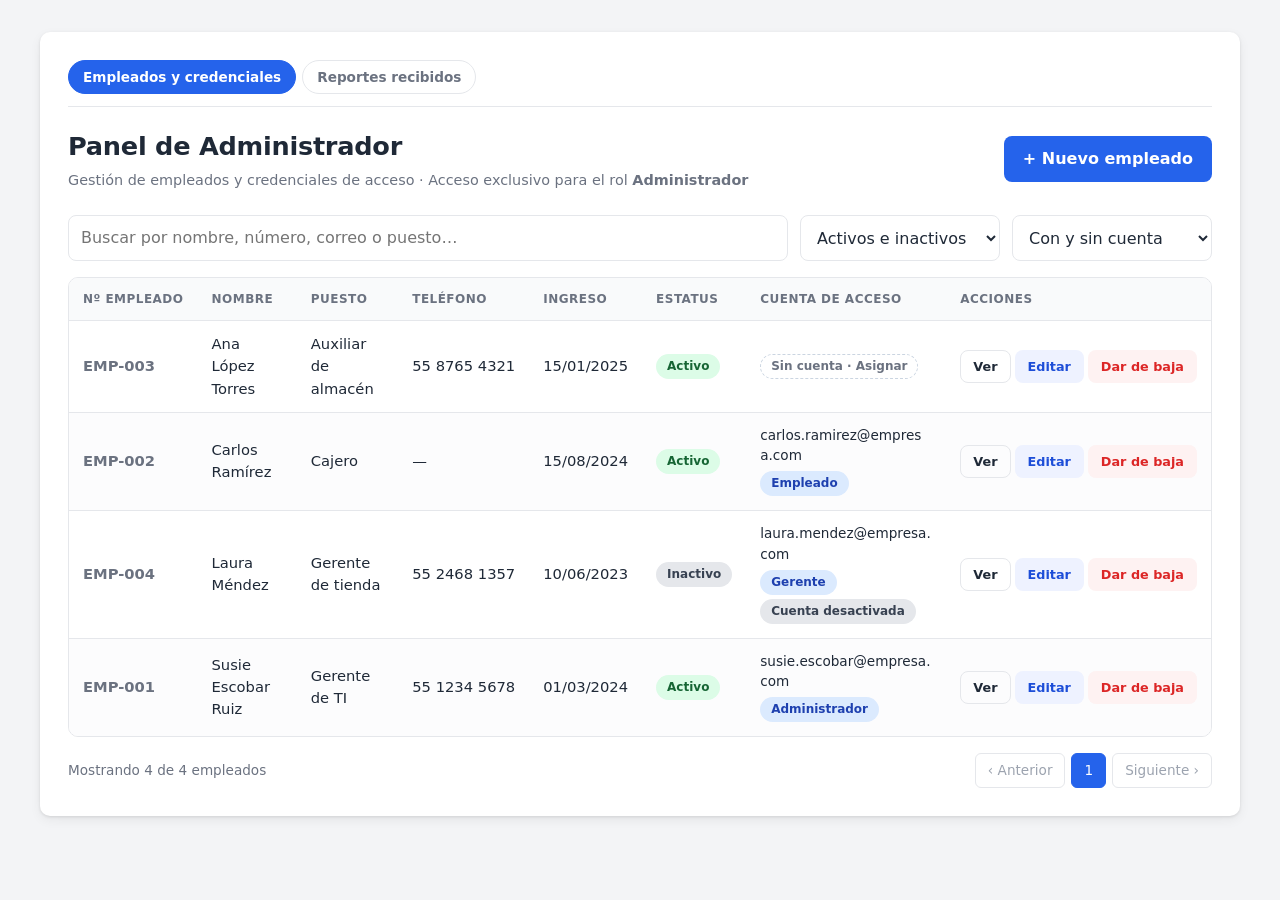
<file: Front-end/admin-panel.html>
<!DOCTYPE html>
<html lang="es">
<head>
  <meta charset="UTF-8">
  <meta name="viewport" content="width=device-width, initial-scale=1.0">
  <title>Panel de Administrador | Empleados</title>
  <link rel="stylesheet" href="admin-panel.css">
  <link rel="stylesheet" href="panel-extras.css">
  <!-- defer: el script se ejecuta cuando el HTML ya cargó -->
  <script src="admin-panel.js" defer></script>
</head>
<body>

  <!-- =====================================================
       Campos alineados a la base de datos:
         · expediente_empleados → datos del empleado
         · usuarios_sistema     → cuenta de acceso (credenciales)
       Decisión del equipo: edad, dirección, género, horarios y
       departamento NO se incluyen porque no existen en la base.
       ===================================================== -->

  <!-- ===================== PANEL PRINCIPAL ===================== -->
  <main class="admin-panel" id="admin-panel">

    <!-- Navegación entre paneles del rol -->
    <nav class="panel-nav" aria-label="Paneles del administrador">
      <a href="admin-panel.html" class="panel-nav__link panel-nav__link--current" aria-current="page">Empleados y credenciales</a>
      <a href="admin-reportes.html" class="panel-nav__link">Reportes recibidos</a>
    </nav>

    <header class="admin-panel__header">
      <div>
        <h1>Panel de Administrador</h1>
        <p class="admin-panel__subtitle">Gestión de empleados y credenciales de acceso · Acceso exclusivo para el rol <strong>Administrador</strong></p>
      </div>
      <a href="#modal-crear" class="btn btn--primary">+ Nuevo empleado</a>
    </header>

    <!-- Barra de búsqueda y filtros -->
    <section class="toolbar" aria-label="Filtros">
      <input type="search" id="buscar" class="toolbar__search" placeholder="Buscar por nombre, número, correo o puesto…" aria-label="Buscar empleados">
      <select id="filtro-estatus" class="toolbar__select" aria-label="Filtrar por estatus laboral">
        <option value="">Activos e inactivos</option>
        <option value="Activo">Activo</option>
        <option value="Inactivo">Inactivo</option>
        <option value="Baja Logica">Dados de baja</option>
      </select>
      <select id="filtro-cuenta" class="toolbar__select" aria-label="Filtrar por cuenta de acceso">
        <option value="">Con y sin cuenta</option>
        <option value="con">Con cuenta</option>
        <option value="sin">Sin cuenta</option>
      </select>
    </section>

    <!-- ===================== TABLA DE EMPLEADOS =====================
         Las filas de abajo son de ejemplo para la maqueta.
         admin-panel.js las reemplaza con los datos reales.
         Cada <tr> guarda el id_empleado en data-id. -->
    <div class="table-wrapper">
      <table class="data-table" id="tabla-empleados">
        <caption class="sr-only">Listado de empleados</caption>
        <thead>
          <tr>
            <th scope="col">Nº empleado</th>
            <th scope="col">Nombre</th>
            <th scope="col">Puesto</th>
            <th scope="col">Teléfono</th>
            <th scope="col">Ingreso</th>
            <th scope="col">Estatus</th>
            <th scope="col">Cuenta de acceso</th>
            <th scope="col" class="data-table__actions-col">Acciones</th>
          </tr>
        </thead>
        <tbody id="tbody-empleados">
          <tr data-id="1">
            <td data-label="Nº empleado">EMP-001</td>
            <td data-label="Nombre">Susie Escobar Ruiz</td>
            <td data-label="Puesto">Gerente de TI</td>
            <td data-label="Teléfono">55 1234 5678</td>
            <td data-label="Ingreso">01/03/2024</td>
            <td data-label="Estatus"><span class="badge badge--active">Activo</span></td>
            <td data-label="Cuenta de acceso">
              <span class="cuenta__correo">susie.escobar@empresa.com</span>
              <span class="badge badge--role">Administrador</span>
            </td>
            <td data-label="Acciones" class="data-table__actions">
              <a href="#modal-ver" class="btn btn--small btn--ghost" data-accion="ver">Ver</a>
              <a href="#modal-editar" class="btn btn--small btn--secondary" data-accion="editar">Editar</a>
              <a href="#modal-baja" class="btn btn--small btn--danger" data-accion="baja">Dar de baja</a>
            </td>
          </tr>
          <tr data-id="2">
            <td data-label="Nº empleado">EMP-002</td>
            <td data-label="Nombre">Carlos Ramírez</td>
            <td data-label="Puesto">Cajero</td>
            <td data-label="Teléfono">—</td>
            <td data-label="Ingreso">15/08/2024</td>
            <td data-label="Estatus"><span class="badge badge--active">Activo</span></td>
            <td data-label="Cuenta de acceso">
              <span class="cuenta__correo">carlos.ramirez@empresa.com</span>
              <span class="badge badge--role">Empleado</span>
            </td>
            <td data-label="Acciones" class="data-table__actions">
              <a href="#modal-ver" class="btn btn--small btn--ghost" data-accion="ver">Ver</a>
              <a href="#modal-editar" class="btn btn--small btn--secondary" data-accion="editar">Editar</a>
              <a href="#modal-baja" class="btn btn--small btn--danger" data-accion="baja">Dar de baja</a>
            </td>
          </tr>
          <tr data-id="3">
            <td data-label="Nº empleado">EMP-003</td>
            <td data-label="Nombre">Ana López Torres</td>
            <td data-label="Puesto">Auxiliar de almacén</td>
            <td data-label="Teléfono">55 8765 4321</td>
            <td data-label="Ingreso">15/01/2025</td>
            <td data-label="Estatus"><span class="badge badge--active">Activo</span></td>
            <td data-label="Cuenta de acceso">
              <!-- Registrada por el gerente: todavía no tiene credenciales -->
              <span class="badge badge--sin-cuenta">Sin cuenta</span>
            </td>
            <td data-label="Acciones" class="data-table__actions">
              <a href="#modal-ver" class="btn btn--small btn--ghost" data-accion="ver">Ver</a>
              <a href="#modal-editar" class="btn btn--small btn--secondary" data-accion="editar">Editar</a>
              <a href="#modal-baja" class="btn btn--small btn--danger" data-accion="baja">Dar de baja</a>
            </td>
          </tr>
          <tr data-id="4">
            <td data-label="Nº empleado">EMP-004</td>
            <td data-label="Nombre">Laura Méndez</td>
            <td data-label="Puesto">Gerente de tienda</td>
            <td data-label="Teléfono">55 2468 1357</td>
            <td data-label="Ingreso">10/06/2023</td>
            <td data-label="Estatus"><span class="badge badge--inactive">Inactivo</span></td>
            <td data-label="Cuenta de acceso">
              <span class="cuenta__correo">laura.mendez@empresa.com</span>
              <span class="badge badge--role">Gerente</span>
              <span class="badge badge--inactive">Cuenta desactivada</span>
            </td>
            <td data-label="Acciones" class="data-table__actions">
              <a href="#modal-ver" class="btn btn--small btn--ghost" data-accion="ver">Ver</a>
              <a href="#modal-editar" class="btn btn--small btn--secondary" data-accion="editar">Editar</a>
              <a href="#modal-baja" class="btn btn--small btn--danger" data-accion="baja">Dar de baja</a>
            </td>
          </tr>
        </tbody>
      </table>
      <p class="data-table__empty" id="tabla-vacia" hidden>No hay empleados que coincidan con la búsqueda.</p>
    </div>

    <footer class="admin-panel__footer">
      <span id="contador-empleados">Mostrando 4 de 4 empleados</span>
      <nav class="pagination" aria-label="Paginación">
        <a href="#" class="pagination__link pagination__link--disabled">‹ Anterior</a>
        <a href="#" class="pagination__link pagination__link--current">1</a>
        <a href="#" class="pagination__link pagination__link--disabled">Siguiente ›</a>
      </nav>
    </footer>
  </main>

  <!-- ===================== MODALES (OCULTOS) =====================
       Se muestran con :target (sin JavaScript). Para cerrarlos,
       el enlace apunta a "#admin-panel". Con JS se puede cambiar
       a la clase .is-open sin tocar el CSS.
       Cada campo tiene debajo un <small data-error-for="..."> donde
       el JS escribe el error que devuelva el servidor. -->

  <!-- MODAL: Crear empleado / asignar cuenta -->
  <div class="modal" id="modal-crear" role="dialog" aria-modal="true" aria-labelledby="titulo-crear">
    <a href="#admin-panel" class="modal__overlay" aria-label="Cerrar"></a>
    <div class="modal__content">
      <header class="modal__header">
        <h2 id="titulo-crear">Nuevo empleado</h2>
        <a href="#admin-panel" class="modal__close" aria-label="Cerrar">×</a>
      </header>
      <form class="form" id="form-crear" action="#" method="post" novalidate>
        <p class="form__error form__error--general" data-error-for="general" aria-live="polite"></p>

        <!-- El gerente solo da de alta el expediente; el administrador crea las credenciales -->
        <div class="form__group form__group--full">
          <label for="crear-expediente">Expediente del empleado</label>
          <select id="crear-expediente" name="id_empleado">
            <option value="">Crear empleado nuevo</option>
            <option value="3">EMP-003 · Ana López Torres · sin cuenta de acceso</option>
          </select>
          <p class="form__hint">Si el gerente ya registró al empleado, selecciónalo para asignarle su cuenta en lugar de duplicarlo.</p>
        </div>

        <fieldset class="form__section" id="crear-seccion-empleado">
          <legend>Datos del empleado</legend>
          <div class="form__grid">
            <div class="form__group">
              <label for="crear-numero">Número de empleado</label>
              <input type="text" id="crear-numero" name="numero_empleado" maxlength="15" pattern="[A-Za-z0-9\-]+" placeholder="EMP-005" required>
              <small class="form__error" data-error-for="numero_empleado" aria-live="polite"></small>
            </div>
            <div class="form__group">
              <label for="crear-puesto">Puesto</label>
              <input type="text" id="crear-puesto" name="puesto_trabajo" maxlength="50" required>
              <small class="form__error" data-error-for="puesto_trabajo" aria-live="polite"></small>
            </div>
            <div class="form__group">
              <label for="crear-nombre">Nombre(s)</label>
              <input type="text" id="crear-nombre" name="nombre_empleado" maxlength="50" autocomplete="given-name" required>
              <small class="form__error" data-error-for="nombre_empleado" aria-live="polite"></small>
            </div>
            <div class="form__group">
              <label for="crear-paterno">Apellido paterno</label>
              <input type="text" id="crear-paterno" name="apellido_paterno" maxlength="50" required>
              <small class="form__error" data-error-for="apellido_paterno" aria-live="polite"></small>
            </div>
            <div class="form__group">
              <label for="crear-materno">Apellido materno <span class="form__optional">(opcional)</span></label>
              <input type="text" id="crear-materno" name="apellido_materno" maxlength="50">
              <small class="form__error" data-error-for="apellido_materno" aria-live="polite"></small>
            </div>
            <div class="form__group">
              <label for="crear-telefono">Teléfono <span class="form__optional">(opcional)</span></label>
              <input type="tel" id="crear-telefono" name="telefono_contacto" inputmode="numeric" pattern="[0-9]{10}" maxlength="10" placeholder="10 dígitos" title="10 dígitos, sin espacios">
              <small class="form__error" data-error-for="telefono_contacto" aria-live="polite"></small>
            </div>
            <div class="form__group">
              <label for="crear-ingreso">Fecha de ingreso</label>
              <input type="date" id="crear-ingreso" name="fecha_ingreso" min="1990-01-01" required>
              <small class="form__error" data-error-for="fecha_ingreso" aria-live="polite"></small>
            </div>
            <div class="form__group">
              <label for="crear-estatus">Estatus laboral</label>
              <select id="crear-estatus" name="estatus_laboral">
                <option value="Activo">Activo</option>
                <option value="Inactivo">Inactivo</option>
              </select>
              <small class="form__error" data-error-for="estatus_laboral" aria-live="polite"></small>
            </div>
          </div>
        </fieldset>

        <fieldset class="form__section">
          <legend>Cuenta de acceso</legend>
          <div class="form__grid">
            <div class="form__group">
              <label for="crear-usuario">Nombre de usuario</label>
              <input type="text" id="crear-usuario" name="nombre_usuario" maxlength="50" autocomplete="off" required>
              <small class="form__error" data-error-for="nombre_usuario" aria-live="polite"></small>
            </div>
            <div class="form__group">
              <label for="crear-correo">Correo electrónico</label>
              <input type="email" id="crear-correo" name="correo" maxlength="100" autocomplete="off" required>
              <small class="form__error" data-error-for="correo" aria-live="polite"></small>
            </div>
            <div class="form__group">
              <label for="crear-rol">Rol</label>
              <select id="crear-rol" name="rol" required>
                <option value="Empleado">Empleado</option>
                <option value="Gerente">Gerente</option>
                <option value="Administrador">Administrador</option>
              </select>
              <small class="form__error" data-error-for="rol" aria-live="polite"></small>
            </div>
            <div class="form__group">
              <label for="crear-password">Contraseña temporal</label>
              <input type="password" id="crear-password" name="contrasena" minlength="8" autocomplete="new-password" required>
              <small class="form__error" data-error-for="contrasena" aria-live="polite"></small>
            </div>
          </div>
          <p class="form__hint">Comparte la contraseña temporal con el empleado por un medio seguro.</p>
        </fieldset>

        <footer class="modal__footer">
          <a href="#admin-panel" class="btn btn--ghost">Cancelar</a>
          <button type="submit" class="btn btn--primary">Guardar</button>
        </footer>
      </form>
    </div>
  </div>

  <!-- MODAL: Editar empleado y su cuenta -->
  <div class="modal" id="modal-editar" role="dialog" aria-modal="true" aria-labelledby="titulo-editar">
    <a href="#admin-panel" class="modal__overlay" aria-label="Cerrar"></a>
    <div class="modal__content">
      <header class="modal__header">
        <h2 id="titulo-editar">Editar empleado</h2>
        <a href="#admin-panel" class="modal__close" aria-label="Cerrar">×</a>
      </header>
      <form class="form" id="form-editar" action="#" method="post" novalidate>
        <input type="hidden" id="editar-id" name="id_empleado">
        <p class="form__error form__error--general" data-error-for="general" aria-live="polite"></p>

        <fieldset class="form__section">
          <legend>Datos del empleado</legend>
          <div class="form__grid">
            <div class="form__group">
              <label for="editar-numero">Número de empleado</label>
              <input type="text" id="editar-numero" name="numero_empleado" maxlength="15" pattern="[A-Za-z0-9\-]+" required>
              <small class="form__error" data-error-for="numero_empleado" aria-live="polite"></small>
            </div>
            <div class="form__group">
              <label for="editar-puesto">Puesto</label>
              <input type="text" id="editar-puesto" name="puesto_trabajo" maxlength="50" required>
              <small class="form__error" data-error-for="puesto_trabajo" aria-live="polite"></small>
            </div>
            <div class="form__group">
              <label for="editar-nombre">Nombre(s)</label>
              <input type="text" id="editar-nombre" name="nombre_empleado" maxlength="50" required>
              <small class="form__error" data-error-for="nombre_empleado" aria-live="polite"></small>
            </div>
            <div class="form__group">
              <label for="editar-paterno">Apellido paterno</label>
              <input type="text" id="editar-paterno" name="apellido_paterno" maxlength="50" required>
              <small class="form__error" data-error-for="apellido_paterno" aria-live="polite"></small>
            </div>
            <div class="form__group">
              <label for="editar-materno">Apellido materno <span class="form__optional">(opcional)</span></label>
              <input type="text" id="editar-materno" name="apellido_materno" maxlength="50">
              <small class="form__error" data-error-for="apellido_materno" aria-live="polite"></small>
            </div>
            <div class="form__group">
              <label for="editar-telefono">Teléfono <span class="form__optional">(opcional)</span></label>
              <input type="tel" id="editar-telefono" name="telefono_contacto" inputmode="numeric" pattern="[0-9]{10}" maxlength="10" title="10 dígitos, sin espacios">
              <small class="form__error" data-error-for="telefono_contacto" aria-live="polite"></small>
            </div>
            <div class="form__group">
              <label for="editar-ingreso">Fecha de ingreso</label>
              <input type="date" id="editar-ingreso" name="fecha_ingreso" min="1990-01-01" required>
              <small class="form__error" data-error-for="fecha_ingreso" aria-live="polite"></small>
            </div>
            <div class="form__group">
              <label for="editar-estatus">Estatus laboral</label>
              <select id="editar-estatus" name="estatus_laboral">
                <option value="Activo">Activo</option>
                <option value="Inactivo">Inactivo</option>
              </select>
              <small class="form__error" data-error-for="estatus_laboral" aria-live="polite"></small>
            </div>
          </div>
        </fieldset>

        <!-- Si el empleado no tiene cuenta, el JS cambia el texto de la leyenda
             a "Crear cuenta de acceso" y vuelve obligatoria la contraseña. -->
        <fieldset class="form__section" id="editar-seccion-cuenta">
          <legend id="editar-leyenda-cuenta">Cuenta de acceso</legend>
          <div class="form__grid">
            <div class="form__group">
              <label for="editar-usuario">Nombre de usuario</label>
              <input type="text" id="editar-usuario" name="nombre_usuario" maxlength="50" autocomplete="off" required>
              <small class="form__error" data-error-for="nombre_usuario" aria-live="polite"></small>
            </div>
            <div class="form__group">
              <label for="editar-correo">Correo electrónico</label>
              <input type="email" id="editar-correo" name="correo" maxlength="100" autocomplete="off" required>
              <small class="form__error" data-error-for="correo" aria-live="polite"></small>
            </div>
            <div class="form__group">
              <label for="editar-rol">Rol</label>
              <select id="editar-rol" name="rol" required>
                <option value="Empleado">Empleado</option>
                <option value="Gerente">Gerente</option>
                <option value="Administrador">Administrador</option>
              </select>
              <small class="form__error" data-error-for="rol" aria-live="polite"></small>
            </div>
            <div class="form__group">
              <label for="editar-password">Nueva contraseña <span class="form__optional">(opcional)</span></label>
              <input type="password" id="editar-password" name="contrasena" minlength="8" autocomplete="new-password">
              <small class="form__error" data-error-for="contrasena" aria-live="polite"></small>
            </div>
            <div class="form__group form__group--full">
              <label class="form__check" for="editar-cuenta-activa">
                <input type="checkbox" id="editar-cuenta-activa" name="estatus_cuenta" value="1" checked>
                La cuenta está activa (el empleado puede iniciar sesión)
              </label>
            </div>
          </div>
          <p class="form__hint">Deja la contraseña vacía para conservar la actual.</p>
        </fieldset>

        <footer class="modal__footer">
          <a href="#admin-panel" class="btn btn--ghost">Cancelar</a>
          <button type="submit" class="btn btn--primary">Guardar cambios</button>
        </footer>
      </form>
    </div>
  </div>

  <!-- MODAL: Ver detalle -->
  <div class="modal" id="modal-ver" role="dialog" aria-modal="true" aria-labelledby="titulo-ver">
    <a href="#admin-panel" class="modal__overlay" aria-label="Cerrar"></a>
    <div class="modal__content">
      <header class="modal__header">
        <h2 id="titulo-ver">Detalle del empleado</h2>
        <a href="#admin-panel" class="modal__close" aria-label="Cerrar">×</a>
      </header>

      <h3 class="detail__title">Datos del empleado</h3>
      <dl class="detail">
        <div><dt>Número de empleado</dt><dd id="ver-numero">—</dd></div>
        <div><dt>Nombre</dt><dd id="ver-nombre">—</dd></div>
        <div><dt>Puesto</dt><dd id="ver-puesto">—</dd></div>
        <div><dt>Teléfono</dt><dd id="ver-telefono">—</dd></div>
        <div><dt>Fecha de ingreso</dt><dd id="ver-ingreso">—</dd></div>
        <div><dt>Estatus laboral</dt><dd id="ver-estatus">—</dd></div>
      </dl>

      <h3 class="detail__title">Cuenta de acceso</h3>
      <dl class="detail">
        <div><dt>Nombre de usuario</dt><dd id="ver-usuario">—</dd></div>
        <div><dt>Correo</dt><dd id="ver-correo">—</dd></div>
        <div><dt>Rol</dt><dd id="ver-rol">—</dd></div>
        <div><dt>Estado de la cuenta</dt><dd id="ver-cuenta-estado">—</dd></div>
      </dl>

      <footer class="modal__footer">
        <a href="#admin-panel" class="btn btn--primary">Cerrar</a>
      </footer>
    </div>
  </div>

  <!-- MODAL: Confirmar baja (baja lógica: no borra el registro) -->
  <div class="modal modal--small" id="modal-baja" role="alertdialog" aria-modal="true" aria-labelledby="titulo-baja" aria-describedby="texto-baja">
    <a href="#admin-panel" class="modal__overlay" aria-label="Cerrar"></a>
    <div class="modal__content">
      <header class="modal__header">
        <h2 id="titulo-baja">Dar de baja al empleado</h2>
        <a href="#admin-panel" class="modal__close" aria-label="Cerrar">×</a>
      </header>
      <p class="modal__text" id="texto-baja">
        ¿Seguro que deseas dar de baja a <strong id="baja-nombre">este empleado</strong>?
        Su expediente se conservará con estatus <em>Baja</em> y su cuenta de acceso se desactivará,
        por lo que ya no podrá iniciar sesión.
      </p>
      <form id="form-baja" action="#" method="post">
        <input type="hidden" id="baja-id" name="id_empleado">
        <p class="form__error form__error--general" data-error-for="general" aria-live="polite"></p>
        <footer class="modal__footer">
          <a href="#admin-panel" class="btn btn--ghost">Cancelar</a>
          <button type="submit" class="btn btn--danger-solid">Sí, dar de baja</button>
        </footer>
      </form>
    </div>
  </div>

</body>
</html>
</file>
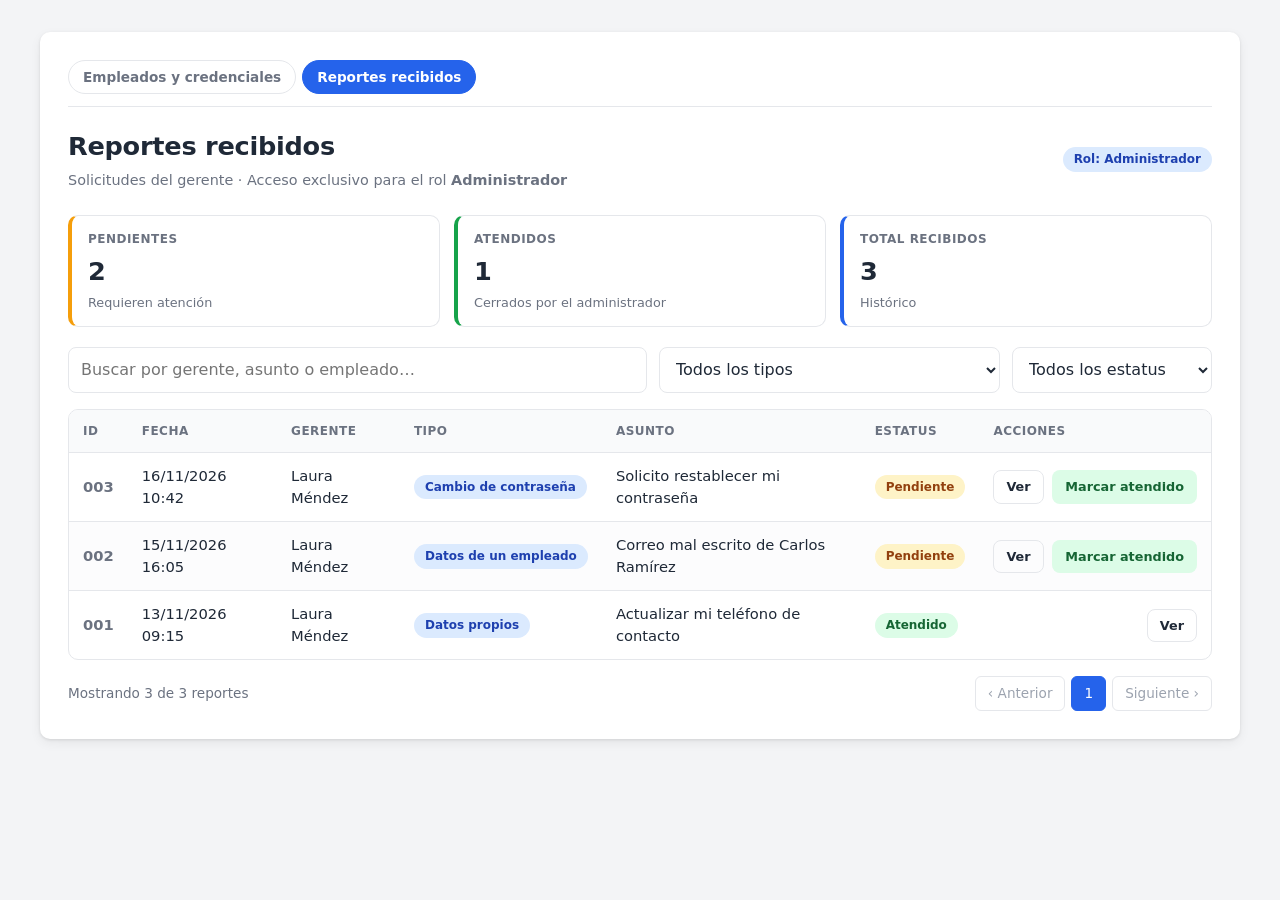
<file: Front-end/admin-reportes.html>
<!DOCTYPE html>
<html lang="es">
<head>
  <meta charset="UTF-8">
  <meta name="viewport" content="width=device-width, initial-scale=1.0">
  <title>Panel de Administrador | Reportes recibidos</title>
  <link rel="stylesheet" href="admin-panel.css">
  <link rel="stylesheet" href="panel-extras.css">
</head>
<body>

  <!-- ===================== PANEL PRINCIPAL ===================== -->
  <main class="admin-panel" id="admin-panel">

    <!-- Navegación entre paneles del rol -->
    <nav class="panel-nav" aria-label="Paneles del administrador">
      <a href="admin-panel.html" class="panel-nav__link">Empleados y credenciales</a>
      <a href="admin-reportes.html" class="panel-nav__link panel-nav__link--current" aria-current="page">Reportes recibidos</a>
    </nav>

    <header class="admin-panel__header">
      <div>
        <h1>Reportes recibidos</h1>
        <p class="admin-panel__subtitle">Solicitudes del gerente · Acceso exclusivo para el rol <strong>Administrador</strong></p>
      </div>
      <span class="badge badge--role">Rol: Administrador</span>
    </header>

    <!-- Resumen -->
    <section class="summary" aria-label="Resumen de reportes">
      <article class="summary__card summary__card--warning">
        <p class="summary__label">Pendientes</p>
        <p class="summary__value" id="resumen-pendientes">2</p>
        <p class="summary__hint">Requieren atención</p>
      </article>
      <article class="summary__card summary__card--success">
        <p class="summary__label">Atendidos</p>
        <p class="summary__value" id="resumen-atendidos">1</p>
        <p class="summary__hint">Cerrados por el administrador</p>
      </article>
      <article class="summary__card">
        <p class="summary__label">Total recibidos</p>
        <p class="summary__value" id="resumen-total">3</p>
        <p class="summary__hint">Histórico</p>
      </article>
    </section>

    <!-- Barra de búsqueda y filtros -->
    <section class="toolbar" aria-label="Filtros">
      <input type="search" id="buscar" class="toolbar__search" placeholder="Buscar por gerente, asunto o empleado…" aria-label="Buscar reportes">
      <select id="filtro-tipo" class="toolbar__select" aria-label="Filtrar por tipo">
        <option value="">Todos los tipos</option>
        <option value="datos_empleado">Corrección de datos de un empleado</option>
        <option value="datos_propios">Corrección de datos propios</option>
        <option value="cambio_password">Cambio de contraseña</option>
      </select>
      <select id="filtro-estatus" class="toolbar__select" aria-label="Filtrar por estatus">
        <option value="">Todos los estatus</option>
        <option value="pendiente">Pendiente</option>
        <option value="atendido">Atendido</option>
      </select>
    </section>

    <!-- ===================== TABLA DE REPORTES ===================== -->
    <div class="table-wrapper">
      <table class="data-table" id="tabla-reportes">
        <caption class="sr-only">Reportes recibidos del gerente</caption>
        <thead>
          <tr>
            <th scope="col">ID</th>
            <th scope="col">Fecha</th>
            <th scope="col">Gerente</th>
            <th scope="col">Tipo</th>
            <th scope="col">Asunto</th>
            <th scope="col">Estatus</th>
            <th scope="col" class="data-table__actions-col">Acciones</th>
          </tr>
        </thead>
        <tbody>
          <tr>
            <td data-label="ID">003</td>
            <td data-label="Fecha">16/11/2026 10:42</td>
            <td data-label="Gerente">Laura Méndez</td>
            <td data-label="Tipo"><span class="badge badge--info">Cambio de contraseña</span></td>
            <td data-label="Asunto">Solicito restablecer mi contraseña</td>
            <td data-label="Estatus"><span class="badge badge--warning">Pendiente</span></td>
            <td data-label="Acciones" class="data-table__actions">
              <a href="#modal-ver" class="btn btn--small btn--ghost">Ver</a>
              <a href="#modal-atender" class="btn btn--small btn--success">Marcar atendido</a>
            </td>
          </tr>
          <tr>
            <td data-label="ID">002</td>
            <td data-label="Fecha">15/11/2026 16:05</td>
            <td data-label="Gerente">Laura Méndez</td>
            <td data-label="Tipo"><span class="badge badge--role">Datos de un empleado</span></td>
            <td data-label="Asunto">Correo mal escrito de Carlos Ramírez</td>
            <td data-label="Estatus"><span class="badge badge--warning">Pendiente</span></td>
            <td data-label="Acciones" class="data-table__actions">
              <a href="#modal-ver" class="btn btn--small btn--ghost">Ver</a>
              <a href="#modal-atender" class="btn btn--small btn--success">Marcar atendido</a>
            </td>
          </tr>
          <tr>
            <td data-label="ID">001</td>
            <td data-label="Fecha">13/11/2026 09:15</td>
            <td data-label="Gerente">Laura Méndez</td>
            <td data-label="Tipo"><span class="badge badge--role">Datos propios</span></td>
            <td data-label="Asunto">Actualizar mi teléfono de contacto</td>
            <td data-label="Estatus"><span class="badge badge--success">Atendido</span></td>
            <td data-label="Acciones" class="data-table__actions">
              <a href="#modal-ver" class="btn btn--small btn--ghost">Ver</a>
            </td>
          </tr>
        </tbody>
      </table>
    </div>

    <footer class="admin-panel__footer">
      <span>Mostrando 3 de 3 reportes</span>
      <nav class="pagination" aria-label="Paginación">
        <a href="#" class="pagination__link pagination__link--disabled">‹ Anterior</a>
        <a href="#" class="pagination__link pagination__link--current">1</a>
        <a href="#" class="pagination__link pagination__link--disabled">Siguiente ›</a>
      </nav>
    </footer>
  </main>

  <!-- ===================== MODALES (OCULTOS) =====================
       Se muestran con :target (sin JavaScript). Para cerrarlos,
       el enlace apunta a "#admin-panel". -->

  <!-- MODAL: Ver reporte -->
  <div class="modal" id="modal-ver" role="dialog" aria-modal="true" aria-labelledby="titulo-ver">
    <a href="#admin-panel" class="modal__overlay" aria-label="Cerrar"></a>
    <div class="modal__content">
      <header class="modal__header">
        <h2 id="titulo-ver">Detalle del reporte</h2>
        <a href="#admin-panel" class="modal__close" aria-label="Cerrar">×</a>
      </header>
      <dl class="detail">
        <div><dt>ID</dt><dd id="ver-id">—</dd></div>
        <div><dt>Fecha de envío</dt><dd id="ver-fecha">—</dd></div>
        <div><dt>Enviado por</dt><dd id="ver-gerente">—</dd></div>
        <div><dt>Tipo</dt><dd id="ver-tipo">—</dd></div>
        <div><dt>Empleado afectado</dt><dd id="ver-empleado">—</dd></div>
        <div><dt>Asunto</dt><dd id="ver-asunto">—</dd></div>
        <div><dt>Descripción</dt><dd id="ver-descripcion">—</dd></div>
        <div><dt>Estatus</dt><dd id="ver-estatus">—</dd></div>
        <div><dt>Atendido por</dt><dd id="ver-atendido-por">—</dd></div>
        <div><dt>Nota de atención</dt><dd id="ver-nota">—</dd></div>
      </dl>
      <footer class="modal__footer">
        <a href="#admin-panel" class="btn btn--primary">Cerrar</a>
      </footer>
    </div>
  </div>

  <!-- MODAL: Marcar como atendido -->
  <div class="modal modal--small" id="modal-atender" role="dialog" aria-modal="true" aria-labelledby="titulo-atender">
    <a href="#admin-panel" class="modal__overlay" aria-label="Cerrar"></a>
    <div class="modal__content">
      <header class="modal__header">
        <h2 id="titulo-atender">Marcar como atendido</h2>
        <a href="#admin-panel" class="modal__close" aria-label="Cerrar">×</a>
      </header>
      <p class="modal__text">
        Vas a marcar como atendido el reporte <strong id="atender-asunto">seleccionado</strong>.
        Realiza primero el cambio solicitado en el panel de <a href="admin-panel.html">Empleados y credenciales</a>.
      </p>
      <form class="form" id="form-atender" action="#" method="post">
        <input type="hidden" id="atender-id" name="id_reporte">
        <div class="form__group">
          <label for="atender-nota">Nota de atención (opcional)</label>
          <textarea id="atender-nota" name="nota_atencion" rows="3" placeholder="Ej. Se corrigió el correo del empleado."></textarea>
        </div>
        <footer class="modal__footer">
          <a href="#admin-panel" class="btn btn--ghost">Cancelar</a>
          <button type="submit" class="btn btn--success-solid">Marcar atendido</button>
        </footer>
      </form>
    </div>
  </div>

</body>
</html>
</file>
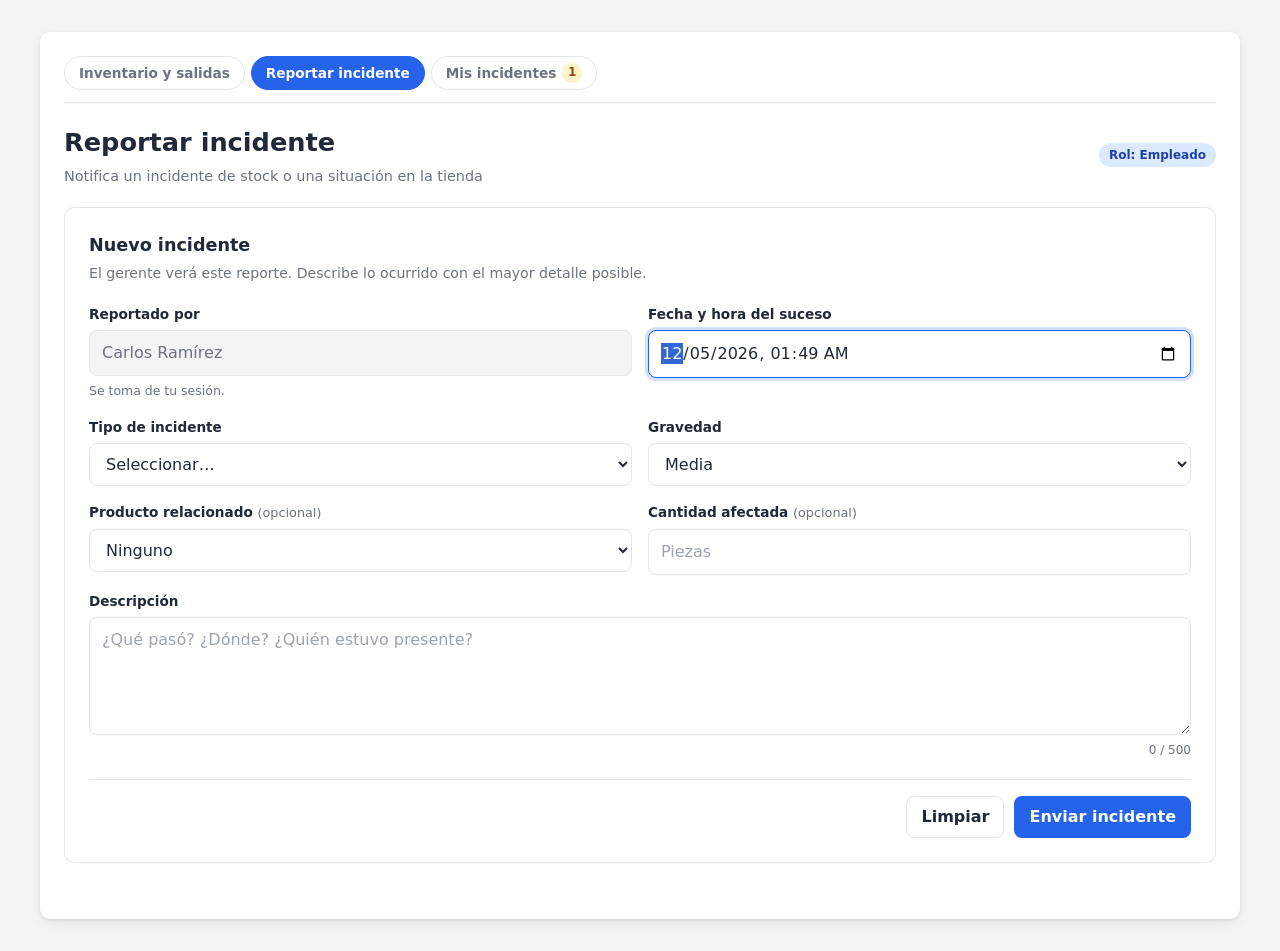
<file: Front-end/empleado-incidentes.html>
<!DOCTYPE html>
<html lang="es">
<head>
    <meta charset="UTF-8">
    <meta name="viewport" content="width=device-width, initial-scale=1.0">
    <title>Reportar incidente | WooWGuau</title>
    <link rel="stylesheet" href="inventario-empleado.css">
    <link rel="stylesheet" href="panel-extras.css">
    <!-- Archivos propios de incidentes -->
    <link rel="stylesheet" href="empleado-incidentes.css">
    <script src="empleado-incidentes.js" defer></script>
</head>
<body>
    <main class="emp-panel" id="emp-panel">

        <!-- Navegación entre pantallas del empleado.
             "Reportar incidente" y "Mis incidentes" son dos pantallas de este mismo archivo;
             el JS las intercambia sin recargar (sin JS, ?vista=mis también funciona al recargar). -->
        <nav class="panel-nav" aria-label="Paneles del empleado">
            <a href="inventario-empleado.html" class="panel-nav__link">Inventario y salidas</a>
            <a href="empleado-incidentes.html" class="panel-nav__link panel-nav__link--current" aria-current="page" data-vista="reportar">Reportar incidente</a>
            <a href="empleado-incidentes.html?vista=mis" class="panel-nav__link" data-vista="mis">
                Mis incidentes
                <span class="panel-nav__contador" id="nav-contador" hidden title="En espera de revisión"></span>
            </a>
        </nav>

        <!-- ===================== PANTALLA 1: REPORTAR INCIDENTE ===================== -->
        <section class="vista" data-vista="reportar" id="vista-reportar" aria-labelledby="titulo-reportar">

            <header class="emp-panel__header">
                <div>
                    <h1 id="titulo-reportar">Reportar incidente</h1>
                    <p class="emp-panel__subtitle">Notifica un incidente de stock o una situación en la tienda</p>
                </div>
                <span class="badge badge--role">Rol: Empleado</span>
            </header>

            <section class="form-card" id="seccion-formulario" aria-labelledby="titulo-form">
                <h2 class="form-card__title" id="titulo-form">Nuevo incidente</h2>
                <p class="form-card__intro">El gerente verá este reporte. Describe lo ocurrido con el mayor detalle posible.</p>

                <!-- novalidate: las validaciones y mensajes los maneja empleado-incidentes.js -->
                <form class="form" id="form-incidente" action="/incidentes/crear/" method="POST" novalidate>
                    <p class="form__error form__error--general" data-error-for="general" aria-live="polite"></p>

                    <div class="form__grid">
                        <!-- Solo informativo: no se envía. El backend toma al empleado de la sesión -->
                        <div class="form__group">
                            <label for="inc-reporta">Reportado por</label>
                            <input type="text" id="inc-reporta" value="Carlos Ramírez" readonly tabindex="-1">
                            <p class="form__hint">Se toma de tu sesión.</p>
                        </div>
                        <div class="form__group">
                            <label for="inc-fecha">Fecha y hora del suceso</label>
                            <input type="datetime-local" id="inc-fecha" name="fecha_incidente" required>
                            <small class="form__error" data-error-for="fecha_incidente" aria-live="polite"></small>
                        </div>

                        <div class="form__group">
                            <label for="inc-tipo">Tipo de incidente</label>
                            <select id="inc-tipo" name="tipo" required>
                                <option value="">Seleccionar…</option>
                                <optgroup label="Stock">
                                    <option value="faltante">Faltante de producto</option>
                                    <option value="diferencia">Diferencia entre sistema y stock físico</option>
                                    <option value="danado">Producto dañado</option>
                                    <option value="caducado">Producto caducado</option>
                                </optgroup>
                                <optgroup label="Tienda">
                                    <option value="cliente">Situación con un cliente</option>
                                    <option value="instalaciones">Instalaciones o equipo</option>
                                    <option value="otro">Otro</option>
                                </optgroup>
                            </select>
                            <small class="form__error" data-error-for="tipo" aria-live="polite"></small>
                        </div>
                        <div class="form__group">
                            <label for="inc-gravedad">Gravedad</label>
                            <select id="inc-gravedad" name="gravedad" required>
                                <option value="baja">Baja</option>
                                <option value="media" selected>Media</option>
                                <option value="alta">Alta</option>
                            </select>
                            <small class="form__error" data-error-for="gravedad" aria-live="polite"></small>
                        </div>

                        <div class="form__group">
                            <label for="inc-producto">Producto relacionado <span class="form__optional">(opcional)</span></label>
                            <select id="inc-producto" name="id_producto">
                                <option value="">Ninguno</option>
                                <option value="1">SKU-PER-001 · Croquetas Premium Adulto 20kg</option>
                                <option value="2">SKU-GAT-002 · Arena Sanitaria Aglutinante 10kg</option>
                            </select>
                            <small class="form__error" data-error-for="id_producto" aria-live="polite"></small>
                        </div>
                        <div class="form__group">
                            <label for="inc-cantidad">Cantidad afectada <span class="form__optional">(opcional)</span></label>
                            <input type="number" id="inc-cantidad" name="cantidad_afectada" min="1" max="9999" step="1" inputmode="numeric" placeholder="Piezas">
                            <small class="form__error" data-error-for="cantidad_afectada" aria-live="polite"></small>
                        </div>

                        <div class="form__group form__group--full">
                            <label for="inc-descripcion">Descripción</label>
                            <textarea id="inc-descripcion" name="descripcion" rows="4" minlength="10" maxlength="500" required placeholder="¿Qué pasó? ¿Dónde? ¿Quién estuvo presente?"></textarea>
                            <div class="form__meta">
                                <small class="form__error" data-error-for="descripcion" aria-live="polite"></small>
                                <span class="form__counter" id="contador-descripcion" aria-live="polite">0 / 500</span>
                            </div>
                        </div>
                    </div>

                    <div class="form__actions">
                        <button type="reset" class="btn btn--ghost">Limpiar</button>
                        <button type="submit" class="btn btn--primary" id="btn-enviar">Enviar incidente</button>
                    </div>
                </form>
            </section>
        </section>

        <!-- ===================== PANTALLA 2: MIS INCIDENTES ===================== -->
        <section class="vista" data-vista="mis" id="vista-mis" aria-labelledby="titulo-mis" hidden>

            <header class="emp-panel__header">
                <div>
                    <h1 id="titulo-mis">Mis incidentes</h1>
                    <p class="emp-panel__subtitle">Consulta el estatus de los incidentes que reportaste</p>
                </div>
                <a href="empleado-incidentes.html" class="btn btn--primary" data-vista="reportar">+ Reportar incidente</a>
            </header>

            <!-- Resumen por estatus -->
            <div class="resumen-incidentes" aria-label="Resumen de mis incidentes">
                <div class="resumen-incidentes__tarjeta">
                    <span class="resumen-incidentes__etiqueta">Total</span>
                    <strong class="resumen-incidentes__valor" id="resumen-total">0</strong>
                </div>
                <div class="resumen-incidentes__tarjeta resumen-incidentes__tarjeta--enviado">
                    <span class="resumen-incidentes__etiqueta">En espera de revisión</span>
                    <strong class="resumen-incidentes__valor" id="resumen-enviados">0</strong>
                </div>
                <div class="resumen-incidentes__tarjeta resumen-incidentes__tarjeta--revisado">
                    <span class="resumen-incidentes__etiqueta">Revisados</span>
                    <strong class="resumen-incidentes__valor" id="resumen-revisados">0</strong>
                </div>
            </div>

            <!-- Búsqueda y filtro -->
            <section class="toolbar" aria-label="Filtros de mis incidentes">
                <input type="search" id="buscar-incidente" class="toolbar__search" placeholder="Buscar por folio, tipo, producto o descripción…" aria-label="Buscar incidentes">
                <select id="filtro-estatus" class="toolbar__select" aria-label="Filtrar por estatus">
                    <option value="">Todos los estatus</option>
                    <option value="Enviado">Enviado</option>
                    <option value="Revisado">Revisado</option>
                </select>
            </section>

            <!-- Las filas las dibuja empleado-incidentes.js -->
            <div class="table-wrapper">
                <table class="data-table" id="tabla-incidentes">
                    <caption class="sr-only">Incidentes registrados por mí</caption>
                    <thead>
                        <tr>
                            <th scope="col">Folio</th>
                            <th scope="col">Fecha</th>
                            <th scope="col">Tipo</th>
                            <th scope="col">Producto</th>
                            <th scope="col">Gravedad</th>
                            <th scope="col">Estatus</th>
                            <th scope="col" class="data-table__actions-col">Acciones</th>
                        </tr>
                    </thead>
                    <tbody id="incidentes-tbody"></tbody>
                </table>
                <p class="data-table__empty" id="tabla-vacia" hidden>Todavía no has reportado incidentes.</p>
            </div>

            <footer class="emp-panel__footer">
                <span id="result-count">Mostrando 0 incidentes</span>
                <div class="pagination" id="pagination-container"></div>
            </footer>
        </section>
    </main>

    <!-- ===================== MODALES ===================== -->

    <!-- MODAL: Incidente enviado (confirmación) -->
    <div class="modal modal--small" id="modal-enviado" role="dialog" aria-modal="true" aria-labelledby="titulo-enviado">
        <a href="#emp-panel" class="modal__overlay" aria-label="Cerrar"></a>
        <div class="modal__content confirmacion">
            <div class="confirmacion__icono" aria-hidden="true">✓</div>
            <h2 id="titulo-enviado" class="confirmacion__titulo">Incidente enviado</h2>
            <p class="confirmacion__texto">
                Tu reporte <strong id="enviado-folio">—</strong> llegó al gerente con estatus
                <span class="badge badge--warning">Enviado</span>.
                Cuando lo revise, el estatus cambiará a <em>Revisado</em>.
            </p>
            <footer class="modal__footer confirmacion__acciones">
                <a href="#emp-panel" class="btn btn--ghost" id="btn-reportar-otro">Reportar otro</a>
                <a href="empleado-incidentes.html?vista=mis" class="btn btn--primary" data-vista="mis">Ver mis incidentes</a>
            </footer>
        </div>
    </div>

    <!-- MODAL: Ver incidente -->
    <div class="modal" id="modal-ver" role="dialog" aria-modal="true" aria-labelledby="titulo-ver">
        <a href="#emp-panel" class="modal__overlay" aria-label="Cerrar"></a>
        <div class="modal__content">
            <header class="modal__header">
                <h2 id="titulo-ver">Detalle del incidente</h2>
                <a href="#emp-panel" class="modal__close" aria-label="Cerrar">×</a>
            </header>
            <dl class="detail">
                <div><dt>Folio</dt><dd id="ver-id">—</dd></div>
                <div><dt>Estatus</dt><dd id="ver-estatus">—</dd></div>
                <div><dt>Fecha del suceso</dt><dd id="ver-fecha">—</dd></div>
                <div><dt>Enviado el</dt><dd id="ver-enviado">—</dd></div>
                <div><dt>Tipo</dt><dd id="ver-tipo">—</dd></div>
                <div><dt>Gravedad</dt><dd id="ver-gravedad">—</dd></div>
                <div><dt>Producto</dt><dd id="ver-producto">—</dd></div>
                <div><dt>Cantidad afectada</dt><dd id="ver-cantidad">—</dd></div>
                <div class="detail__bloque"><dt>Descripción</dt><dd id="ver-descripcion">—</dd></div>
            </dl>
            <footer class="modal__footer">
                <a href="#emp-panel" class="btn btn--primary">Cerrar</a>
            </footer>
        </div>
    </div>

</body>
</html>
</file>
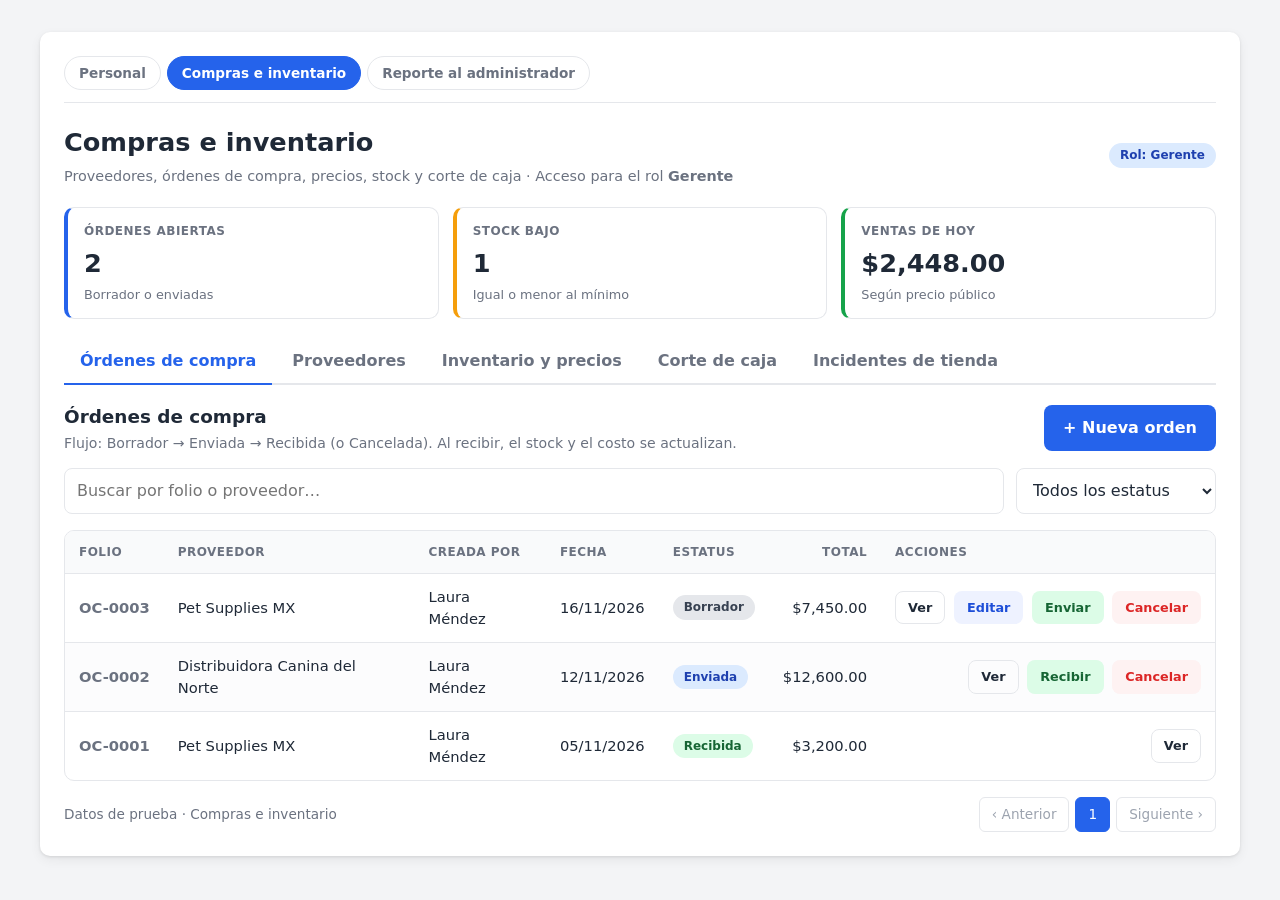
<file: Front-end/gerente-compras.html>
<!DOCTYPE html>
<html lang="es">
<head>
  <meta charset="UTF-8">
  <meta name="viewport" content="width=device-width, initial-scale=1.0">
  <title>Panel de Gerente | Compras e inventario</title>
  <link rel="stylesheet" href="gerente-panel.css">
  <link rel="stylesheet" href="panel-extras.css">
</head>
<body>

  <!-- ===================== PANEL PRINCIPAL ===================== -->
  <main class="mgr-panel" id="mgr-panel">

    <!-- Navegación entre paneles del rol -->
    <nav class="panel-nav" aria-label="Paneles del gerente">
      <a href="gerente-personal.html" class="panel-nav__link">Personal</a>
      <a href="gerente-compras.html" class="panel-nav__link panel-nav__link--current" aria-current="page">Compras e inventario</a>
      <a href="gerente-reporte.html" class="panel-nav__link">Reporte al administrador</a>
    </nav>

    <header class="mgr-panel__header">
      <div>
        <h1>Compras e inventario</h1>
        <p class="mgr-panel__subtitle">Proveedores, órdenes de compra, precios, stock y corte de caja · Acceso para el rol <strong>Gerente</strong></p>
      </div>
      <span class="badge badge--role">Rol: Gerente</span>
    </header>

    <!-- Resumen -->
    <section class="summary" aria-label="Resumen">
      <article class="summary__card">
        <p class="summary__label">Órdenes abiertas</p>
        <p class="summary__value" id="resumen-ordenes">2</p>
        <p class="summary__hint">Borrador o enviadas</p>
      </article>
      <article class="summary__card summary__card--warning">
        <p class="summary__label">Stock bajo</p>
        <p class="summary__value" id="resumen-stock-bajo">1</p>
        <p class="summary__hint">Igual o menor al mínimo</p>
      </article>
      <article class="summary__card summary__card--success">
        <p class="summary__label">Ventas de hoy</p>
        <p class="summary__value" id="resumen-ventas">$2,448.00</p>
        <p class="summary__hint">Según precio público</p>
      </article>
    </section>

    <!-- ===================== PESTAÑAS (solo CSS) ===================== -->
    <div class="tabs">
      <input type="radio" name="tab-compras" id="tab-ordenes" class="tabs__radio" checked>
      <input type="radio" name="tab-compras" id="tab-proveedores" class="tabs__radio">
      <input type="radio" name="tab-compras" id="tab-inventario" class="tabs__radio">
      <input type="radio" name="tab-compras" id="tab-corte" class="tabs__radio">
      <input type="radio" name="tab-compras" id="tab-incidentes" class="tabs__radio">

      <div class="tabs__nav" role="tablist" aria-label="Secciones de compras e inventario">
        <label for="tab-ordenes" class="tabs__label">Órdenes de compra</label>
        <label for="tab-proveedores" class="tabs__label">Proveedores</label>
        <label for="tab-inventario" class="tabs__label">Inventario y precios</label>
        <label for="tab-corte" class="tabs__label">Corte de caja</label>
        <label for="tab-incidentes" class="tabs__label">Incidentes de tienda</label>
      </div>

      <div class="tabs__panels">

        <!-- ============ 1. ÓRDENES DE COMPRA ============ -->
        <section class="tabs__panel" id="seccion-ordenes" aria-label="Órdenes de compra">
          <div class="section-head">
            <div>
              <h2>Órdenes de compra</h2>
              <p>Flujo: Borrador → Enviada → Recibida (o Cancelada). Al recibir, el stock y el costo se actualizan.</p>
            </div>
            <a href="#modal-orden-crear" class="btn btn--primary">+ Nueva orden</a>
          </div>

          <section class="toolbar" aria-label="Filtros de órdenes">
            <input type="search" id="buscar-orden" class="toolbar__search" placeholder="Buscar por folio o proveedor…" aria-label="Buscar órdenes">
            <select id="filtro-estatus-orden" class="toolbar__select" aria-label="Filtrar por estatus">
              <option value="">Todos los estatus</option>
              <option value="borrador">Borrador</option>
              <option value="enviada">Enviada</option>
              <option value="recibida">Recibida</option>
              <option value="cancelada">Cancelada</option>
            </select>
          </section>

          <div class="table-wrapper">
            <table class="data-table" id="tabla-ordenes">
              <caption class="sr-only">Órdenes de compra a proveedores</caption>
              <thead>
                <tr>
                  <th scope="col">Folio</th>
                  <th scope="col">Proveedor</th>
                  <th scope="col">Creada por</th>
                  <th scope="col">Fecha</th>
                  <th scope="col">Estatus</th>
                  <th scope="col" class="num">Total</th>
                  <th scope="col" class="data-table__actions-col">Acciones</th>
                </tr>
              </thead>
              <tbody>
                <tr>
                  <td data-label="Folio"><strong>OC-0003</strong></td>
                  <td data-label="Proveedor">Pet Supplies MX</td>
                  <td data-label="Creada por">Laura Méndez</td>
                  <td data-label="Fecha">16/11/2026</td>
                  <td data-label="Estatus"><span class="badge badge--neutral">Borrador</span></td>
                  <td data-label="Total" class="num">$7,450.00</td>
                  <td data-label="Acciones" class="data-table__actions">
                    <a href="#modal-orden-ver" class="btn btn--small btn--ghost">Ver</a>
                    <a href="#modal-orden-editar" class="btn btn--small btn--secondary">Editar</a>
                    <a href="#modal-orden-enviar" class="btn btn--small btn--success">Enviar</a>
                    <a href="#modal-orden-cancelar" class="btn btn--small btn--danger">Cancelar</a>
                  </td>
                </tr>
                <tr>
                  <td data-label="Folio"><strong>OC-0002</strong></td>
                  <td data-label="Proveedor">Distribuidora Canina del Norte</td>
                  <td data-label="Creada por">Laura Méndez</td>
                  <td data-label="Fecha">12/11/2026</td>
                  <td data-label="Estatus"><span class="badge badge--info">Enviada</span></td>
                  <td data-label="Total" class="num">$12,600.00</td>
                  <td data-label="Acciones" class="data-table__actions">
                    <a href="#modal-orden-ver" class="btn btn--small btn--ghost">Ver</a>
                    <a href="#modal-orden-recibir" class="btn btn--small btn--success">Recibir</a>
                    <a href="#modal-orden-cancelar" class="btn btn--small btn--danger">Cancelar</a>
                  </td>
                </tr>
                <tr>
                  <td data-label="Folio"><strong>OC-0001</strong></td>
                  <td data-label="Proveedor">Pet Supplies MX</td>
                  <td data-label="Creada por">Laura Méndez</td>
                  <td data-label="Fecha">05/11/2026</td>
                  <td data-label="Estatus"><span class="badge badge--success">Recibida</span></td>
                  <td data-label="Total" class="num">$3,200.00</td>
                  <td data-label="Acciones" class="data-table__actions">
                    <a href="#modal-orden-ver" class="btn btn--small btn--ghost">Ver</a>
                  </td>
                </tr>
              </tbody>
            </table>
          </div>
        </section>

        <!-- ============ 2. PROVEEDORES ============ -->
        <section class="tabs__panel" id="seccion-proveedores" aria-label="Proveedores">
          <div class="section-head">
            <div>
              <h2>Proveedores</h2>
              <p>Datos de contacto y estatus de cada proveedor.</p>
            </div>
            <a href="#modal-prov-crear" class="btn btn--primary">+ Nuevo proveedor</a>
          </div>

          <section class="toolbar" aria-label="Filtros de proveedores">
            <input type="search" id="buscar-proveedor" class="toolbar__search" placeholder="Buscar por nombre, contacto o correo…" aria-label="Buscar proveedores">
            <select id="filtro-estado-proveedor" class="toolbar__select" aria-label="Filtrar por estado">
              <option value="">Todos los estados</option>
              <option value="activo">Activo</option>
              <option value="inactivo">Inactivo</option>
            </select>
          </section>

          <div class="table-wrapper">
            <table class="data-table" id="tabla-proveedores">
              <caption class="sr-only">Listado de proveedores</caption>
              <thead>
                <tr>
                  <th scope="col">ID</th>
                  <th scope="col">Proveedor</th>
                  <th scope="col">Contacto</th>
                  <th scope="col">Teléfono</th>
                  <th scope="col">Correo</th>
                  <th scope="col">Estado</th>
                  <th scope="col" class="data-table__actions-col">Acciones</th>
                </tr>
              </thead>
              <tbody>
                <tr>
                  <td data-label="ID">001</td>
                  <td data-label="Proveedor">Pet Supplies MX</td>
                  <td data-label="Contacto">Ricardo Salas</td>
                  <td data-label="Teléfono">55 1234 5678</td>
                  <td data-label="Correo">ventas@petsuppliesmx.com</td>
                  <td data-label="Estado"><span class="badge badge--active">Activo</span></td>
                  <td data-label="Acciones" class="data-table__actions">
                    <a href="#modal-prov-editar" class="btn btn--small btn--secondary">Editar</a>
                    <a href="#modal-prov-desactivar" class="btn btn--small btn--danger">Desactivar</a>
                  </td>
                </tr>
                <tr>
                  <td data-label="ID">002</td>
                  <td data-label="Proveedor">Distribuidora Canina del Norte</td>
                  <td data-label="Contacto">Marcela Ibarra</td>
                  <td data-label="Teléfono">81 8765 4321</td>
                  <td data-label="Correo">pedidos@caninadelnorte.com</td>
                  <td data-label="Estado"><span class="badge badge--active">Activo</span></td>
                  <td data-label="Acciones" class="data-table__actions">
                    <a href="#modal-prov-editar" class="btn btn--small btn--secondary">Editar</a>
                    <a href="#modal-prov-desactivar" class="btn btn--small btn--danger">Desactivar</a>
                  </td>
                </tr>
                <tr>
                  <td data-label="ID">003</td>
                  <td data-label="Proveedor">Accesorios Mascotas Mexicanas</td>
                  <td data-label="Contacto">Jorge Pineda</td>
                  <td data-label="Teléfono">33 5555 0101</td>
                  <td data-label="Correo">contacto@accmascotas.mx</td>
                  <td data-label="Estado"><span class="badge badge--inactive">Inactivo</span></td>
                  <td data-label="Acciones" class="data-table__actions">
                    <a href="#modal-prov-editar" class="btn btn--small btn--secondary">Editar</a>
                  </td>
                </tr>
              </tbody>
            </table>
          </div>
        </section>

        <!-- ============ 3. INVENTARIO Y PRECIOS ============ -->
        <section class="tabs__panel" id="seccion-inventario" aria-label="Inventario y precios">
          <div class="section-head">
            <div>
              <h2>Inventario y precios</h2>
              <p>El stock sube con las órdenes recibidas y baja con las salidas. Los ajustes manuales se registran en la bitácora de movimientos.</p>
            </div>
          </div>

          <section class="toolbar" aria-label="Filtros de inventario">
            <input type="search" id="buscar-producto" class="toolbar__search" placeholder="Buscar por SKU o nombre…" aria-label="Buscar productos">
            <select id="filtro-stock" class="toolbar__select" aria-label="Filtrar por nivel de stock">
              <option value="">Todo el stock</option>
              <option value="disponible">Disponible</option>
              <option value="bajo">Stock bajo</option>
              <option value="agotado">Agotado</option>
            </select>
          </section>

          <div class="table-wrapper">
            <table class="data-table" id="tabla-inventario">
              <caption class="sr-only">Inventario con costos y precios</caption>
              <thead>
                <tr>
                  <th scope="col">SKU</th>
                  <th scope="col">Producto</th>
                  <th scope="col" class="num">Costo unitario</th>
                  <th scope="col" class="num">Precio público</th>
                  <th scope="col" class="num">Stock</th>
                  <th scope="col" class="num">Mínimo</th>
                  <th scope="col">Nivel</th>
                  <th scope="col" class="data-table__actions-col">Acciones</th>
                </tr>
              </thead>
              <tbody>
                <tr>
                  <td data-label="SKU"><strong>SKU-PER-001</strong></td>
                  <td data-label="Producto">Croquetas Premium Adulto 20kg</td>
                  <td data-label="Costo unitario" class="num">$650.00</td>
                  <td data-label="Precio público" class="num">$899.00</td>
                  <td data-label="Stock" class="num"><strong>15</strong></td>
                  <td data-label="Mínimo" class="num">5</td>
                  <td data-label="Nivel"><span class="badge badge--success">Disponible</span></td>
                  <td data-label="Acciones" class="data-table__actions">
                    <a href="#modal-prod-precios" class="btn btn--small btn--secondary">Precios</a>
                    <a href="#modal-prod-ajuste" class="btn btn--small btn--ghost">Ajustar stock</a>
                  </td>
                </tr>
                <tr>
                  <td data-label="SKU"><strong>SKU-GAT-002</strong></td>
                  <td data-label="Producto">Arena Sanitaria Aglutinante 10kg</td>
                  <td data-label="Costo unitario" class="num">$170.00</td>
                  <td data-label="Precio público" class="num">$250.00</td>
                  <td data-label="Stock" class="num"><strong>4</strong></td>
                  <td data-label="Mínimo" class="num">5</td>
                  <td data-label="Nivel"><span class="badge badge--warning">Stock bajo</span></td>
                  <td data-label="Acciones" class="data-table__actions">
                    <a href="#modal-prod-precios" class="btn btn--small btn--secondary">Precios</a>
                    <a href="#modal-prod-ajuste" class="btn btn--small btn--ghost">Ajustar stock</a>
                  </td>
                </tr>
                <tr>
                  <td data-label="SKU"><strong>SKU-PER-003</strong></td>
                  <td data-label="Producto">Collar Ajustable Talla M</td>
                  <td data-label="Costo unitario" class="num">$45.00</td>
                  <td data-label="Precio público" class="num">$99.00</td>
                  <td data-label="Stock" class="num"><strong>0</strong></td>
                  <td data-label="Mínimo" class="num">10</td>
                  <td data-label="Nivel"><span class="badge badge--danger">Agotado</span></td>
                  <td data-label="Acciones" class="data-table__actions">
                    <a href="#modal-prod-precios" class="btn btn--small btn--secondary">Precios</a>
                    <a href="#modal-prod-ajuste" class="btn btn--small btn--ghost">Ajustar stock</a>
                  </td>
                </tr>
              </tbody>
            </table>
          </div>
        </section>

        <!-- ============ 4. CORTE DE CAJA ============ -->
        <section class="tabs__panel" id="seccion-corte" aria-label="Corte de caja diario">
          <div class="section-head">
            <div>
              <h2>Corte de caja diario</h2>
              <p>Resumen de los movimientos del día con el precio público. No incluye cobros ni cambio.</p>
            </div>
          </div>

          <form class="date-picker" id="form-corte" action="#" method="get">
            <div class="form__group">
              <label for="corte-fecha">Fecha del corte</label>
              <input type="date" id="corte-fecha" name="fecha" required>
            </div>
            <button type="submit" class="btn btn--primary">Ver corte</button>
          </form>

          <section class="summary" aria-label="Totales del corte">
            <article class="summary__card summary__card--success">
              <p class="summary__label">Total vendido</p>
              <p class="summary__value" id="corte-total">$2,448.00</p>
              <p class="summary__hint">7 piezas</p>
            </article>
            <article class="summary__card summary__card--danger">
              <p class="summary__label">Mermas</p>
              <p class="summary__value" id="corte-mermas">1</p>
              <p class="summary__hint">Piezas dadas de baja</p>
            </article>
            <article class="summary__card">
              <p class="summary__label">Uso interno</p>
              <p class="summary__value" id="corte-interno">2</p>
              <p class="summary__hint">Piezas de uso en tienda</p>
            </article>
            <article class="summary__card summary__card--warning">
              <p class="summary__label">Estatus del corte</p>
              <p class="summary__value" style="font-size:1.2rem;"><span class="badge badge--warning" id="corte-estatus">Pendiente de revisión</span></p>
              <p class="summary__hint">Fecha: 16/11/2026</p>
            </article>
          </section>

          <div class="table-wrapper">
            <table class="data-table" id="tabla-corte">
              <caption class="sr-only">Detalle del corte por producto</caption>
              <thead>
                <tr>
                  <th scope="col">SKU</th>
                  <th scope="col">Producto</th>
                  <th scope="col" class="num">Vendidas</th>
                  <th scope="col" class="num">Mermas</th>
                  <th scope="col" class="num">Uso interno</th>
                  <th scope="col" class="num">Importe vendido</th>
                </tr>
              </thead>
              <tbody>
                <tr>
                  <td data-label="SKU"><strong>SKU-PER-001</strong></td>
                  <td data-label="Producto">Croquetas Premium Adulto 20kg</td>
                  <td data-label="Vendidas" class="num">2</td>
                  <td data-label="Mermas" class="num">0</td>
                  <td data-label="Uso interno" class="num">0</td>
                  <td data-label="Importe vendido" class="num">$1,798.00</td>
                </tr>
                <tr>
                  <td data-label="SKU"><strong>SKU-GAT-002</strong></td>
                  <td data-label="Producto">Arena Sanitaria Aglutinante 10kg</td>
                  <td data-label="Vendidas" class="num">2</td>
                  <td data-label="Mermas" class="num">1</td>
                  <td data-label="Uso interno" class="num">0</td>
                  <td data-label="Importe vendido" class="num">$500.00</td>
                </tr>
                <tr>
                  <td data-label="SKU"><strong>SKU-PER-003</strong></td>
                  <td data-label="Producto">Collar Ajustable Talla M</td>
                  <td data-label="Vendidas" class="num">3</td>
                  <td data-label="Mermas" class="num">0</td>
                  <td data-label="Uso interno" class="num">2</td>
                  <td data-label="Importe vendido" class="num">$297.00</td>
                </tr>
              </tbody>
            </table>
          </div>

          <div class="form__actions">
            <a href="#modal-corte-revisar" class="btn btn--primary">Marcar como revisado</a>
          </div>

          <h3 class="subsection-title" style="margin-top:28px;">Cortes anteriores</h3>
          <div class="table-wrapper">
            <table class="data-table" id="tabla-cortes-previos">
              <caption class="sr-only">Historial de cortes de caja</caption>
              <thead>
                <tr>
                  <th scope="col">Fecha</th>
                  <th scope="col" class="num">Total vendido</th>
                  <th scope="col">Estatus</th>
                  <th scope="col">Revisado por</th>
                  <th scope="col" class="data-table__actions-col">Acciones</th>
                </tr>
              </thead>
              <tbody>
                <tr>
                  <td data-label="Fecha">15/11/2026</td>
                  <td data-label="Total vendido" class="num">$3,150.00</td>
                  <td data-label="Estatus"><span class="badge badge--success">Revisado</span></td>
                  <td data-label="Revisado por">Laura Méndez</td>
                  <td data-label="Acciones" class="data-table__actions">
                    <a href="#seccion-corte" class="btn btn--small btn--ghost">Ver</a>
                  </td>
                </tr>
                <tr>
                  <td data-label="Fecha">14/11/2026</td>
                  <td data-label="Total vendido" class="num">$1,980.00</td>
                  <td data-label="Estatus"><span class="badge badge--success">Revisado</span></td>
                  <td data-label="Revisado por">Laura Méndez</td>
                  <td data-label="Acciones" class="data-table__actions">
                    <a href="#seccion-corte" class="btn btn--small btn--ghost">Ver</a>
                  </td>
                </tr>
              </tbody>
            </table>
          </div>
        </section>

        <!-- ============ 5. INCIDENTES DE TIENDA ============ -->
        <section class="tabs__panel" id="seccion-incidentes" aria-label="Incidentes de tienda">
          <div class="section-head">
            <div>
              <h2>Incidentes de tienda</h2>
              <p>Reportes enviados por los empleados sobre stock o situaciones en la tienda.</p>
            </div>
          </div>

          <section class="toolbar" aria-label="Filtros de incidentes">
            <input type="search" id="buscar-incidente" class="toolbar__search" placeholder="Buscar por empleado, tipo o producto…" aria-label="Buscar incidentes">
            <select id="filtro-gravedad" class="toolbar__select" aria-label="Filtrar por gravedad">
              <option value="">Toda la gravedad</option>
              <option value="baja">Baja</option>
              <option value="media">Media</option>
              <option value="alta">Alta</option>
            </select>
            <select id="filtro-estatus-incidente" class="toolbar__select" aria-label="Filtrar por estatus">
              <option value="">Todos los estatus</option>
              <option value="enviado">Enviado</option>
              <option value="revisado">Revisado</option>
            </select>
          </section>

          <div class="table-wrapper">
            <table class="data-table" id="tabla-incidentes">
              <caption class="sr-only">Incidentes reportados por empleados</caption>
              <thead>
                <tr>
                  <th scope="col">ID</th>
                  <th scope="col">Fecha</th>
                  <th scope="col">Empleado</th>
                  <th scope="col">Tipo</th>
                  <th scope="col">Producto</th>
                  <th scope="col">Gravedad</th>
                  <th scope="col">Estatus</th>
                  <th scope="col" class="data-table__actions-col">Acciones</th>
                </tr>
              </thead>
              <tbody>
                <tr>
                  <td data-label="ID">012</td>
                  <td data-label="Fecha">16/11/2026 09:30</td>
                  <td data-label="Empleado">Carlos Ramírez</td>
                  <td data-label="Tipo">Producto dañado</td>
                  <td data-label="Producto">Arena Sanitaria Aglutinante 10kg</td>
                  <td data-label="Gravedad"><span class="badge badge--warning">Media</span></td>
                  <td data-label="Estatus"><span class="badge badge--warning">Enviado</span></td>
                  <td data-label="Acciones" class="data-table__actions">
                    <a href="#modal-inc-ver" class="btn btn--small btn--ghost">Ver</a>
                    <a href="#modal-inc-revisar" class="btn btn--small btn--success">Marcar revisado</a>
                  </td>
                </tr>
                <tr>
                  <td data-label="ID">009</td>
                  <td data-label="Fecha">14/11/2026 18:10</td>
                  <td data-label="Empleado">Carlos Ramírez</td>
                  <td data-label="Tipo">Diferencia de stock</td>
                  <td data-label="Producto">Croquetas Premium Adulto 20kg</td>
                  <td data-label="Gravedad"><span class="badge badge--danger">Alta</span></td>
                  <td data-label="Estatus"><span class="badge badge--success">Revisado</span></td>
                  <td data-label="Acciones" class="data-table__actions">
                    <a href="#modal-inc-ver" class="btn btn--small btn--ghost">Ver</a>
                  </td>
                </tr>
              </tbody>
            </table>
          </div>
        </section>

      </div><!-- /.tabs__panels -->
    </div><!-- /.tabs -->

    <footer class="mgr-panel__footer">
      <span>Datos de prueba · Compras e inventario</span>
      <nav class="pagination" aria-label="Paginación">
        <a href="#" class="pagination__link pagination__link--disabled">‹ Anterior</a>
        <a href="#" class="pagination__link pagination__link--current">1</a>
        <a href="#" class="pagination__link pagination__link--disabled">Siguiente ›</a>
      </nav>
    </footer>
  </main>

  <!-- ===================== MODALES (OCULTOS) =====================
       Se muestran con :target (sin JavaScript). Para cerrarlos,
       el enlace apunta a "#mgr-panel". -->

  <!-- ---------- ÓRDENES DE COMPRA ---------- -->

  <!-- MODAL: Nueva orden de compra -->
  <div class="modal modal--wide" id="modal-orden-crear" role="dialog" aria-modal="true" aria-labelledby="titulo-orden-crear">
    <a href="#mgr-panel" class="modal__overlay" aria-label="Cerrar"></a>
    <div class="modal__content">
      <header class="modal__header">
        <h2 id="titulo-orden-crear">Nueva orden de compra</h2>
        <a href="#mgr-panel" class="modal__close" aria-label="Cerrar">×</a>
      </header>
      <form class="form" id="form-orden-crear" action="#" method="post">
        <div class="form__grid">
          <div class="form__group">
            <label for="orden-proveedor">Proveedor</label>
            <select id="orden-proveedor" name="id_proveedor" required>
              <option value="">Seleccionar…</option>
              <option value="1">Pet Supplies MX</option>
              <option value="2">Distribuidora Canina del Norte</option>
            </select>
          </div>
          <div class="form__group">
            <label for="orden-fecha-esperada">Fecha esperada de entrega</label>
            <input type="date" id="orden-fecha-esperada" name="fecha_esperada">
          </div>
        </div>

        <!-- Productos de la orden -->
        <div class="line-items" id="orden-lineas">
          <div class="line-items__head">
            <span>Producto</span><span>Cantidad</span><span>Costo unit.</span><span>Subtotal</span><span></span>
          </div>

          <div class="line-items__row">
            <select name="producto[]" aria-label="Producto" required>
              <option value="">Seleccionar…</option>
              <option value="1">SKU-PER-001 · Croquetas Premium Adulto 20kg</option>
              <option value="2">SKU-GAT-002 · Arena Sanitaria Aglutinante 10kg</option>
              <option value="3">SKU-PER-003 · Collar Ajustable Talla M</option>
            </select>
            <input type="number" name="cantidad[]" min="1" step="1" aria-label="Cantidad" required>
            <input type="number" name="costo[]" min="0" step="0.01" aria-label="Costo unitario" required>
            <output name="subtotal[]">$0.00</output>
            <button type="button" class="line-items__remove" aria-label="Quitar producto">×</button>
          </div>

          <div class="line-items__row">
            <select name="producto[]" aria-label="Producto">
              <option value="">Seleccionar…</option>
              <option value="1">SKU-PER-001 · Croquetas Premium Adulto 20kg</option>
              <option value="2">SKU-GAT-002 · Arena Sanitaria Aglutinante 10kg</option>
              <option value="3">SKU-PER-003 · Collar Ajustable Talla M</option>
            </select>
            <input type="number" name="cantidad[]" min="1" step="1" aria-label="Cantidad">
            <input type="number" name="costo[]" min="0" step="0.01" aria-label="Costo unitario">
            <output name="subtotal[]">$0.00</output>
            <button type="button" class="line-items__remove" aria-label="Quitar producto">×</button>
          </div>

          <div>
            <button type="button" class="btn btn--small btn--ghost" id="btn-agregar-linea">+ Agregar producto</button>
          </div>

          <div class="line-items__total">
            <span>Total:</span><output id="orden-total" name="total">$0.00</output>
          </div>
        </div>

        <footer class="modal__footer">
          <a href="#mgr-panel" class="btn btn--ghost">Cancelar</a>
          <button type="submit" class="btn btn--primary">Guardar como borrador</button>
        </footer>
      </form>
    </div>
  </div>

  <!-- MODAL: Editar orden (solo en estatus Borrador) -->
  <div class="modal modal--wide" id="modal-orden-editar" role="dialog" aria-modal="true" aria-labelledby="titulo-orden-editar">
    <a href="#mgr-panel" class="modal__overlay" aria-label="Cerrar"></a>
    <div class="modal__content">
      <header class="modal__header">
        <h2 id="titulo-orden-editar">Editar orden de compra <span class="badge badge--neutral">Borrador</span></h2>
        <a href="#mgr-panel" class="modal__close" aria-label="Cerrar">×</a>
      </header>
      <form class="form" id="form-orden-editar" action="#" method="post">
        <input type="hidden" id="editar-orden-id" name="id_orden">
        <div class="form__grid">
          <div class="form__group">
            <label for="editar-orden-proveedor">Proveedor</label>
            <select id="editar-orden-proveedor" name="id_proveedor" required>
              <option value="1">Pet Supplies MX</option>
              <option value="2">Distribuidora Canina del Norte</option>
            </select>
          </div>
          <div class="form__group">
            <label for="editar-orden-fecha">Fecha esperada de entrega</label>
            <input type="date" id="editar-orden-fecha" name="fecha_esperada">
          </div>
        </div>

        <div class="line-items" id="editar-orden-lineas">
          <div class="line-items__head">
            <span>Producto</span><span>Cantidad</span><span>Costo unit.</span><span>Subtotal</span><span></span>
          </div>

          <div class="line-items__row">
            <select name="producto[]" aria-label="Producto" required>
              <option value="1">SKU-PER-001 · Croquetas Premium Adulto 20kg</option>
              <option value="2">SKU-GAT-002 · Arena Sanitaria Aglutinante 10kg</option>
              <option value="3" selected>SKU-PER-003 · Collar Ajustable Talla M</option>
            </select>
            <input type="number" name="cantidad[]" min="1" step="1" value="50" aria-label="Cantidad" required>
            <input type="number" name="costo[]" min="0" step="0.01" value="45.00" aria-label="Costo unitario" required>
            <output name="subtotal[]">$2,250.00</output>
            <button type="button" class="line-items__remove" aria-label="Quitar producto">×</button>
          </div>

          <div>
            <button type="button" class="btn btn--small btn--ghost" id="btn-agregar-linea-editar">+ Agregar producto</button>
          </div>

          <div class="line-items__total">
            <span>Total:</span><output id="editar-orden-total" name="total">$2,250.00</output>
          </div>
        </div>

        <footer class="modal__footer">
          <a href="#mgr-panel" class="btn btn--ghost">Cancelar</a>
          <button type="submit" class="btn btn--primary">Guardar cambios</button>
        </footer>
      </form>
    </div>
  </div>

  <!-- MODAL: Ver orden -->
  <div class="modal modal--wide" id="modal-orden-ver" role="dialog" aria-modal="true" aria-labelledby="titulo-orden-ver">
    <a href="#mgr-panel" class="modal__overlay" aria-label="Cerrar"></a>
    <div class="modal__content">
      <header class="modal__header">
        <h2 id="titulo-orden-ver">Detalle de la orden</h2>
        <a href="#mgr-panel" class="modal__close" aria-label="Cerrar">×</a>
      </header>
      <dl class="detail">
        <div><dt>Folio</dt><dd id="ver-orden-folio">—</dd></div>
        <div><dt>Proveedor</dt><dd id="ver-orden-proveedor">—</dd></div>
        <div><dt>Creada por</dt><dd id="ver-orden-creador">—</dd></div>
        <div><dt>Fecha de creación</dt><dd id="ver-orden-fecha">—</dd></div>
        <div><dt>Fecha de recepción</dt><dd id="ver-orden-recepcion">—</dd></div>
        <div><dt>Estatus</dt><dd id="ver-orden-estatus">—</dd></div>
      </dl>
      <table class="mini-table" id="ver-orden-detalle">
        <caption class="sr-only">Productos de la orden</caption>
        <thead>
          <tr><th>Producto</th><th class="num">Cantidad</th><th class="num">Costo unit.</th><th class="num">Subtotal</th></tr>
        </thead>
        <tbody>
          <tr><td>—</td><td class="num">—</td><td class="num">—</td><td class="num">—</td></tr>
        </tbody>
        <tfoot>
          <tr><td colspan="3" class="num">Total</td><td class="num" id="ver-orden-total">—</td></tr>
        </tfoot>
      </table>
      <footer class="modal__footer">
        <a href="#mgr-panel" class="btn btn--primary">Cerrar</a>
      </footer>
    </div>
  </div>

  <!-- MODAL: Enviar orden -->
  <div class="modal modal--small" id="modal-orden-enviar" role="dialog" aria-modal="true" aria-labelledby="titulo-orden-enviar">
    <a href="#mgr-panel" class="modal__overlay" aria-label="Cerrar"></a>
    <div class="modal__content">
      <header class="modal__header">
        <h2 id="titulo-orden-enviar">Enviar orden</h2>
        <a href="#mgr-panel" class="modal__close" aria-label="Cerrar">×</a>
      </header>
      <p class="modal__text">
        La orden <strong id="enviar-orden-folio">seleccionada</strong> pasará a <strong>Enviada</strong>
        y ya no podrá editarse.
      </p>
      <form id="form-orden-enviar" action="#" method="post">
        <input type="hidden" id="enviar-orden-id" name="id_orden">
        <footer class="modal__footer">
          <a href="#mgr-panel" class="btn btn--ghost">Cancelar</a>
          <button type="submit" class="btn btn--primary">Sí, enviar</button>
        </footer>
      </form>
    </div>
  </div>

  <!-- MODAL: Recibir orden -->
  <div class="modal modal--small" id="modal-orden-recibir" role="dialog" aria-modal="true" aria-labelledby="titulo-orden-recibir">
    <a href="#mgr-panel" class="modal__overlay" aria-label="Cerrar"></a>
    <div class="modal__content">
      <header class="modal__header">
        <h2 id="titulo-orden-recibir">Recibir orden</h2>
        <a href="#mgr-panel" class="modal__close" aria-label="Cerrar">×</a>
      </header>
      <p class="modal__text">
        Al marcar <strong id="recibir-orden-folio">la orden</strong> como <strong>Recibida</strong> se sumará el stock,
        se actualizará el costo de cada producto y se registrará el movimiento. Esta acción no se puede deshacer.
      </p>
      <form id="form-orden-recibir" action="#" method="post">
        <input type="hidden" id="recibir-orden-id" name="id_orden">
        <footer class="modal__footer">
          <a href="#mgr-panel" class="btn btn--ghost">Cancelar</a>
          <button type="submit" class="btn btn--success-solid">Sí, recibir</button>
        </footer>
      </form>
    </div>
  </div>

  <!-- MODAL: Cancelar orden -->
  <div class="modal modal--small" id="modal-orden-cancelar" role="alertdialog" aria-modal="true" aria-labelledby="titulo-orden-cancelar">
    <a href="#mgr-panel" class="modal__overlay" aria-label="Cerrar"></a>
    <div class="modal__content">
      <header class="modal__header">
        <h2 id="titulo-orden-cancelar">Cancelar orden</h2>
        <a href="#mgr-panel" class="modal__close" aria-label="Cerrar">×</a>
      </header>
      <p class="modal__text">
        ¿Seguro que deseas cancelar <strong id="cancelar-orden-folio">esta orden</strong>?
        Esta acción no se puede deshacer.
      </p>
      <form id="form-orden-cancelar" action="#" method="post">
        <input type="hidden" id="cancelar-orden-id" name="id_orden">
        <footer class="modal__footer">
          <a href="#mgr-panel" class="btn btn--ghost">Volver</a>
          <button type="submit" class="btn btn--danger-solid">Sí, cancelar</button>
        </footer>
      </form>
    </div>
  </div>

  <!-- ---------- PROVEEDORES ---------- -->

  <!-- MODAL: Nuevo proveedor -->
  <div class="modal" id="modal-prov-crear" role="dialog" aria-modal="true" aria-labelledby="titulo-prov-crear">
    <a href="#mgr-panel" class="modal__overlay" aria-label="Cerrar"></a>
    <div class="modal__content">
      <header class="modal__header">
        <h2 id="titulo-prov-crear">Nuevo proveedor</h2>
        <a href="#mgr-panel" class="modal__close" aria-label="Cerrar">×</a>
      </header>
      <form class="form" id="form-prov-crear" action="#" method="post">
        <div class="form__grid">
          <div class="form__group form__group--full">
            <label for="prov-nombre">Nombre del proveedor</label>
            <input type="text" id="prov-nombre" name="nombre" required>
          </div>
          <div class="form__group">
            <label for="prov-contacto">Persona de contacto</label>
            <input type="text" id="prov-contacto" name="contacto" required>
          </div>
          <div class="form__group">
            <label for="prov-telefono">Teléfono</label>
            <input type="tel" id="prov-telefono" name="telefono" required>
          </div>
          <div class="form__group">
            <label for="prov-correo">Correo electrónico</label>
            <input type="email" id="prov-correo" name="correo">
          </div>
          <div class="form__group">
            <label for="prov-estado">Estado</label>
            <select id="prov-estado" name="estado">
              <option value="activo">Activo</option>
              <option value="inactivo">Inactivo</option>
            </select>
          </div>
          <div class="form__group form__group--full">
            <label for="prov-direccion">Dirección</label>
            <input type="text" id="prov-direccion" name="direccion">
          </div>
        </div>
        <footer class="modal__footer">
          <a href="#mgr-panel" class="btn btn--ghost">Cancelar</a>
          <button type="submit" class="btn btn--primary">Guardar</button>
        </footer>
      </form>
    </div>
  </div>

  <!-- MODAL: Editar proveedor -->
  <div class="modal" id="modal-prov-editar" role="dialog" aria-modal="true" aria-labelledby="titulo-prov-editar">
    <a href="#mgr-panel" class="modal__overlay" aria-label="Cerrar"></a>
    <div class="modal__content">
      <header class="modal__header">
        <h2 id="titulo-prov-editar">Editar proveedor</h2>
        <a href="#mgr-panel" class="modal__close" aria-label="Cerrar">×</a>
      </header>
      <form class="form" id="form-prov-editar" action="#" method="post">
        <input type="hidden" id="editar-prov-id" name="id_proveedor">
        <div class="form__grid">
          <div class="form__group form__group--full">
            <label for="editar-prov-nombre">Nombre del proveedor</label>
            <input type="text" id="editar-prov-nombre" name="nombre" required>
          </div>
          <div class="form__group">
            <label for="editar-prov-contacto">Persona de contacto</label>
            <input type="text" id="editar-prov-contacto" name="contacto" required>
          </div>
          <div class="form__group">
            <label for="editar-prov-telefono">Teléfono</label>
            <input type="tel" id="editar-prov-telefono" name="telefono" required>
          </div>
          <div class="form__group">
            <label for="editar-prov-correo">Correo electrónico</label>
            <input type="email" id="editar-prov-correo" name="correo">
          </div>
          <div class="form__group">
            <label for="editar-prov-estado">Estado</label>
            <select id="editar-prov-estado" name="estado">
              <option value="activo">Activo</option>
              <option value="inactivo">Inactivo</option>
            </select>
          </div>
          <div class="form__group form__group--full">
            <label for="editar-prov-direccion">Dirección</label>
            <input type="text" id="editar-prov-direccion" name="direccion">
          </div>
        </div>
        <footer class="modal__footer">
          <a href="#mgr-panel" class="btn btn--ghost">Cancelar</a>
          <button type="submit" class="btn btn--primary">Guardar cambios</button>
        </footer>
      </form>
    </div>
  </div>

  <!-- MODAL: Desactivar proveedor (conserva el historial de órdenes) -->
  <div class="modal modal--small" id="modal-prov-desactivar" role="alertdialog" aria-modal="true" aria-labelledby="titulo-prov-desactivar">
    <a href="#mgr-panel" class="modal__overlay" aria-label="Cerrar"></a>
    <div class="modal__content">
      <header class="modal__header">
        <h2 id="titulo-prov-desactivar">Desactivar proveedor</h2>
        <a href="#mgr-panel" class="modal__close" aria-label="Cerrar">×</a>
      </header>
      <p class="modal__text">
        ¿Seguro que deseas desactivar a <strong id="desactivar-prov-nombre">este proveedor</strong>?
        No se podrán crear órdenes nuevas con él, pero se conserva el historial de sus órdenes.
      </p>
      <form id="form-prov-desactivar" action="#" method="post">
        <input type="hidden" id="desactivar-prov-id" name="id_proveedor">
        <footer class="modal__footer">
          <a href="#mgr-panel" class="btn btn--ghost">Cancelar</a>
          <button type="submit" class="btn btn--danger-solid">Sí, desactivar</button>
        </footer>
      </form>
    </div>
  </div>

  <!-- ---------- INVENTARIO Y PRECIOS ---------- -->

  <!-- MODAL: Editar costo, precio y stock mínimo -->
  <div class="modal modal--small" id="modal-prod-precios" role="dialog" aria-modal="true" aria-labelledby="titulo-prod-precios">
    <a href="#mgr-panel" class="modal__overlay" aria-label="Cerrar"></a>
    <div class="modal__content">
      <header class="modal__header">
        <h2 id="titulo-prod-precios">Precios del producto</h2>
        <a href="#mgr-panel" class="modal__close" aria-label="Cerrar">×</a>
      </header>
      <form class="form" id="form-prod-precios" action="#" method="post">
        <input type="hidden" id="precios-id" name="id_producto">
        <p class="modal__text"><strong id="precios-nombre">Producto</strong></p>
        <div class="form__grid">
          <div class="form__group">
            <label for="precios-costo">Costo unitario</label>
            <input type="number" id="precios-costo" name="costo_unitario" min="0" step="0.01" required>
          </div>
          <div class="form__group">
            <label for="precios-precio">Precio público</label>
            <input type="number" id="precios-precio" name="precio_publico" min="0" step="0.01" required>
          </div>
          <div class="form__group form__group--full">
            <label for="precios-minimo">Stock mínimo</label>
            <input type="number" id="precios-minimo" name="stock_minimo" min="0" step="1" required>
            <p class="form__hint">Con este nivel o menos, el producto aparece como «Stock bajo».</p>
          </div>
        </div>
        <footer class="modal__footer">
          <a href="#mgr-panel" class="btn btn--ghost">Cancelar</a>
          <button type="submit" class="btn btn--primary">Guardar</button>
        </footer>
      </form>
    </div>
  </div>

  <!-- MODAL: Ajustar stock (queda en la bitácora de movimientos) -->
  <div class="modal modal--small" id="modal-prod-ajuste" role="dialog" aria-modal="true" aria-labelledby="titulo-prod-ajuste">
    <a href="#mgr-panel" class="modal__overlay" aria-label="Cerrar"></a>
    <div class="modal__content">
      <header class="modal__header">
        <h2 id="titulo-prod-ajuste">Ajustar stock</h2>
        <a href="#mgr-panel" class="modal__close" aria-label="Cerrar">×</a>
      </header>
      <form class="form" id="form-prod-ajuste" action="#" method="post">
        <input type="hidden" id="ajuste-id" name="id_producto">
        <p class="modal__text"><strong id="ajuste-nombre">Producto</strong> · Stock actual: <strong id="ajuste-actual">—</strong></p>
        <div class="form__grid">
          <div class="form__group form__group--full">
            <label for="ajuste-nuevo">Nuevo stock (conteo físico)</label>
            <input type="number" id="ajuste-nuevo" name="stock_nuevo" min="0" step="1" required>
          </div>
          <div class="form__group form__group--full">
            <label for="ajuste-motivo">Motivo del ajuste</label>
            <textarea id="ajuste-motivo" name="motivo" rows="3" required placeholder="Ej. Conteo físico mensual"></textarea>
          </div>
        </div>
        <p class="notice notice--warning" style="margin-top:14px;">
          El ajuste se registra como movimiento con tu usuario y la fecha.
        </p>
        <footer class="modal__footer">
          <a href="#mgr-panel" class="btn btn--ghost">Cancelar</a>
          <button type="submit" class="btn btn--primary">Aplicar ajuste</button>
        </footer>
      </form>
    </div>
  </div>

  <!-- ---------- CORTE DE CAJA ---------- -->

  <!-- MODAL: Marcar corte como revisado -->
  <div class="modal modal--small" id="modal-corte-revisar" role="dialog" aria-modal="true" aria-labelledby="titulo-corte-revisar">
    <a href="#mgr-panel" class="modal__overlay" aria-label="Cerrar"></a>
    <div class="modal__content">
      <header class="modal__header">
        <h2 id="titulo-corte-revisar">Revisar corte de caja</h2>
        <a href="#mgr-panel" class="modal__close" aria-label="Cerrar">×</a>
      </header>
      <p class="modal__text">
        Confirmas que revisaste el corte del <strong id="revisar-corte-fecha">16/11/2026</strong>
        con un total vendido de <strong id="revisar-corte-total">$2,448.00</strong>.
      </p>
      <form id="form-corte-revisar" action="#" method="post">
        <input type="hidden" id="revisar-corte-id" name="id_corte">
        <footer class="modal__footer">
          <a href="#mgr-panel" class="btn btn--ghost">Cancelar</a>
          <button type="submit" class="btn btn--success-solid">Marcar como revisado</button>
        </footer>
      </form>
    </div>
  </div>

  <!-- ---------- INCIDENTES DE TIENDA ---------- -->

  <!-- MODAL: Ver incidente -->
  <div class="modal" id="modal-inc-ver" role="dialog" aria-modal="true" aria-labelledby="titulo-inc-ver">
    <a href="#mgr-panel" class="modal__overlay" aria-label="Cerrar"></a>
    <div class="modal__content">
      <header class="modal__header">
        <h2 id="titulo-inc-ver">Detalle del incidente</h2>
        <a href="#mgr-panel" class="modal__close" aria-label="Cerrar">×</a>
      </header>
      <dl class="detail">
        <div><dt>ID</dt><dd id="ver-inc-id">—</dd></div>
        <div><dt>Fecha del suceso</dt><dd id="ver-inc-fecha">—</dd></div>
        <div><dt>Reportado por</dt><dd id="ver-inc-empleado">—</dd></div>
        <div><dt>Tipo</dt><dd id="ver-inc-tipo">—</dd></div>
        <div><dt>Producto</dt><dd id="ver-inc-producto">—</dd></div>
        <div><dt>Cantidad afectada</dt><dd id="ver-inc-cantidad">—</dd></div>
        <div><dt>Gravedad</dt><dd id="ver-inc-gravedad">—</dd></div>
        <div><dt>Descripción</dt><dd id="ver-inc-descripcion">—</dd></div>
        <div><dt>Estatus</dt><dd id="ver-inc-estatus">—</dd></div>
      </dl>
      <footer class="modal__footer">
        <a href="#mgr-panel" class="btn btn--primary">Cerrar</a>
      </footer>
    </div>
  </div>

  <!-- MODAL: Marcar incidente como revisado -->
  <div class="modal modal--small" id="modal-inc-revisar" role="dialog" aria-modal="true" aria-labelledby="titulo-inc-revisar">
    <a href="#mgr-panel" class="modal__overlay" aria-label="Cerrar"></a>
    <div class="modal__content">
      <header class="modal__header">
        <h2 id="titulo-inc-revisar">Marcar como revisado</h2>
        <a href="#mgr-panel" class="modal__close" aria-label="Cerrar">×</a>
      </header>
      <p class="modal__text">
        ¿Confirmas que revisaste el incidente <strong id="revisar-inc-id">seleccionado</strong>?
      </p>
      <form id="form-inc-revisar" action="#" method="post">
        <input type="hidden" id="revisar-inc-hidden" name="id_incidente">
        <footer class="modal__footer">
          <a href="#mgr-panel" class="btn btn--ghost">Cancelar</a>
          <button type="submit" class="btn btn--success-solid">Marcar revisado</button>
        </footer>
      </form>
    </div>
  </div>

</body>
</html>
</file>
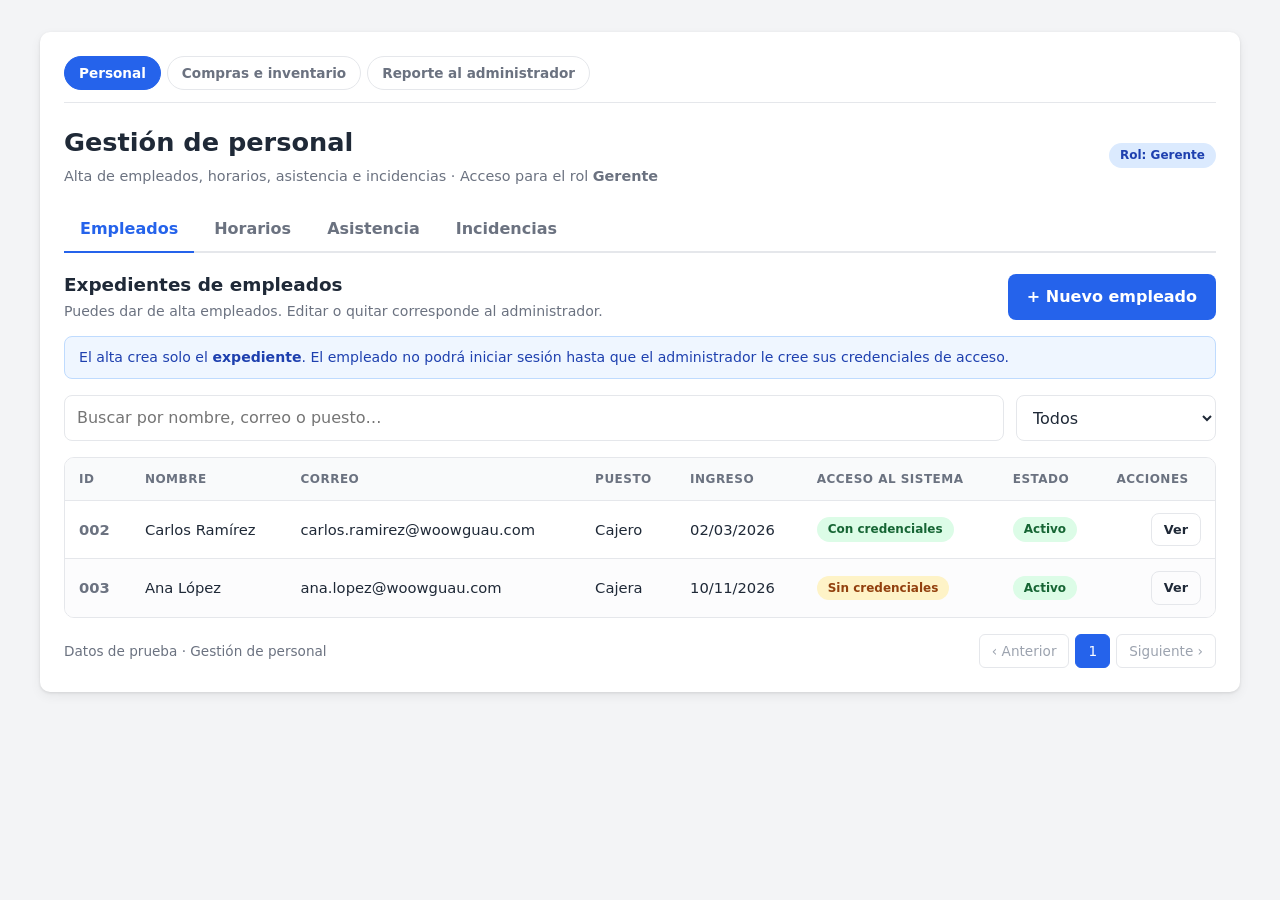
<file: Front-end/gerente-personal.html>
<!DOCTYPE html>
<html lang="es">
<head>
  <meta charset="UTF-8">
  <meta name="viewport" content="width=device-width, initial-scale=1.0">
  <title>Panel de Gerente | Personal</title>
  <link rel="stylesheet" href="gerente-panel.css">
  <link rel="stylesheet" href="panel-extras.css">
</head>
<body>

  <!-- ===================== PANEL PRINCIPAL ===================== -->
  <main class="mgr-panel" id="mgr-panel">

    <!-- Navegación entre paneles del rol -->
    <nav class="panel-nav" aria-label="Paneles del gerente">
      <a href="gerente-personal.html" class="panel-nav__link panel-nav__link--current" aria-current="page">Personal</a>
      <a href="gerente-compras.html" class="panel-nav__link">Compras e inventario</a>
      <a href="gerente-reporte.html" class="panel-nav__link">Reporte al administrador</a>
    </nav>

    <header class="mgr-panel__header">
      <div>
        <h1>Gestión de personal</h1>
        <p class="mgr-panel__subtitle">Alta de empleados, horarios, asistencia e incidencias · Acceso para el rol <strong>Gerente</strong></p>
      </div>
      <span class="badge badge--role">Rol: Gerente</span>
    </header>

    <!-- ===================== PESTAÑAS (solo CSS) ===================== -->
    <div class="tabs">
      <input type="radio" name="tab-personal" id="tab-empleados" class="tabs__radio" checked>
      <input type="radio" name="tab-personal" id="tab-horarios" class="tabs__radio">
      <input type="radio" name="tab-personal" id="tab-asistencia" class="tabs__radio">
      <input type="radio" name="tab-personal" id="tab-incidencias" class="tabs__radio">

      <div class="tabs__nav" role="tablist" aria-label="Secciones de personal">
        <label for="tab-empleados" class="tabs__label">Empleados</label>
        <label for="tab-horarios" class="tabs__label">Horarios</label>
        <label for="tab-asistencia" class="tabs__label">Asistencia</label>
        <label for="tab-incidencias" class="tabs__label">Incidencias</label>
      </div>

      <div class="tabs__panels">

        <!-- ============ 1. EMPLEADOS (solo alta) ============ -->
        <section class="tabs__panel" id="seccion-empleados" aria-label="Empleados">
          <div class="section-head">
            <div>
              <h2>Expedientes de empleados</h2>
              <p>Puedes dar de alta empleados. Editar o quitar corresponde al administrador.</p>
            </div>
            <a href="#modal-emp-crear" class="btn btn--primary">+ Nuevo empleado</a>
          </div>

          <p class="notice">
            El alta crea solo el <strong>expediente</strong>. El empleado no podrá iniciar sesión hasta que el administrador
            le cree sus credenciales de acceso.
          </p>

          <section class="toolbar" aria-label="Filtros de empleados">
            <input type="search" id="buscar-empleado" class="toolbar__search" placeholder="Buscar por nombre, correo o puesto…" aria-label="Buscar empleados">
            <select id="filtro-acceso" class="toolbar__select" aria-label="Filtrar por acceso">
              <option value="">Todos</option>
              <option value="con">Con credenciales</option>
              <option value="sin">Sin credenciales</option>
            </select>
          </section>

          <div class="table-wrapper">
            <table class="data-table" id="tabla-empleados">
              <caption class="sr-only">Listado de empleados</caption>
              <thead>
                <tr>
                  <th scope="col">ID</th>
                  <th scope="col">Nombre</th>
                  <th scope="col">Correo</th>
                  <th scope="col">Puesto</th>
                  <th scope="col">Ingreso</th>
                  <th scope="col">Acceso al sistema</th>
                  <th scope="col">Estado</th>
                  <th scope="col" class="data-table__actions-col">Acciones</th>
                </tr>
              </thead>
              <tbody>
                <tr>
                  <td data-label="ID">002</td>
                  <td data-label="Nombre">Carlos Ramírez</td>
                  <td data-label="Correo">carlos.ramirez@woowguau.com</td>
                  <td data-label="Puesto">Cajero</td>
                  <td data-label="Ingreso">02/03/2026</td>
                  <td data-label="Acceso al sistema"><span class="badge badge--success">Con credenciales</span></td>
                  <td data-label="Estado"><span class="badge badge--active">Activo</span></td>
                  <td data-label="Acciones" class="data-table__actions">
                    <a href="#modal-emp-ver" class="btn btn--small btn--ghost">Ver</a>
                  </td>
                </tr>
                <tr>
                  <td data-label="ID">003</td>
                  <td data-label="Nombre">Ana López</td>
                  <td data-label="Correo">ana.lopez@woowguau.com</td>
                  <td data-label="Puesto">Cajera</td>
                  <td data-label="Ingreso">10/11/2026</td>
                  <td data-label="Acceso al sistema"><span class="badge badge--warning">Sin credenciales</span></td>
                  <td data-label="Estado"><span class="badge badge--active">Activo</span></td>
                  <td data-label="Acciones" class="data-table__actions">
                    <a href="#modal-emp-ver" class="btn btn--small btn--ghost">Ver</a>
                  </td>
                </tr>
              </tbody>
            </table>
          </div>
        </section>

        <!-- ============ 2. HORARIOS ============ -->
        <section class="tabs__panel" id="seccion-horarios" aria-label="Horarios">
          <div class="section-head">
            <div>
              <h2>Horario semanal</h2>
              <p>Un horario por empleado, con los días y la franja de entrada y salida.</p>
            </div>
            <a href="#modal-hor-crear" class="btn btn--primary">+ Nuevo horario</a>
          </div>

          <div class="table-wrapper">
            <table class="data-table" id="tabla-horarios">
              <caption class="sr-only">Horarios de los empleados</caption>
              <thead>
                <tr>
                  <th scope="col">ID</th>
                  <th scope="col">Empleado</th>
                  <th scope="col">Días</th>
                  <th scope="col">Entrada</th>
                  <th scope="col">Salida</th>
                  <th scope="col">Vigente desde</th>
                  <th scope="col" class="data-table__actions-col">Acciones</th>
                </tr>
              </thead>
              <tbody>
                <tr>
                  <td data-label="ID">001</td>
                  <td data-label="Empleado">Carlos Ramírez</td>
                  <td data-label="Días">Lun – Sáb</td>
                  <td data-label="Entrada">09:00</td>
                  <td data-label="Salida">18:00</td>
                  <td data-label="Vigente desde">02/03/2026</td>
                  <td data-label="Acciones" class="data-table__actions">
                    <a href="#modal-hor-editar" class="btn btn--small btn--secondary">Editar</a>
                    <a href="#modal-hor-eliminar" class="btn btn--small btn--danger">Eliminar</a>
                  </td>
                </tr>
                <tr>
                  <td data-label="ID">002</td>
                  <td data-label="Empleado">Ana López</td>
                  <td data-label="Días">Mar – Dom</td>
                  <td data-label="Entrada">10:00</td>
                  <td data-label="Salida">19:00</td>
                  <td data-label="Vigente desde">17/11/2026</td>
                  <td data-label="Acciones" class="data-table__actions">
                    <a href="#modal-hor-editar" class="btn btn--small btn--secondary">Editar</a>
                    <a href="#modal-hor-eliminar" class="btn btn--small btn--danger">Eliminar</a>
                  </td>
                </tr>
              </tbody>
            </table>
          </div>
        </section>

        <!-- ============ 3. ASISTENCIA ============ -->
        <section class="tabs__panel" id="seccion-asistencia" aria-label="Asistencia">
          <div class="section-head">
            <div>
              <h2>Registro de asistencia</h2>
              <p>Entradas, salidas, retardos, faltas y permisos.</p>
            </div>
            <a href="#modal-asi-crear" class="btn btn--primary">+ Registrar asistencia</a>
          </div>

          <section class="toolbar" aria-label="Filtros de asistencia">
            <input type="date" id="filtro-fecha-asistencia" class="toolbar__select" aria-label="Filtrar por fecha">
            <select id="filtro-empleado-asistencia" class="toolbar__select" aria-label="Filtrar por empleado">
              <option value="">Todos los empleados</option>
              <option value="2">Carlos Ramírez</option>
              <option value="3">Ana López</option>
            </select>
            <select id="filtro-estatus-asistencia" class="toolbar__select" aria-label="Filtrar por estatus">
              <option value="">Todos los estatus</option>
              <option value="asistencia">Asistencia</option>
              <option value="retardo">Retardo</option>
              <option value="falta">Falta</option>
              <option value="permiso">Permiso</option>
            </select>
          </section>

          <div class="table-wrapper">
            <table class="data-table" id="tabla-asistencia">
              <caption class="sr-only">Registro de asistencia</caption>
              <thead>
                <tr>
                  <th scope="col">Fecha</th>
                  <th scope="col">Empleado</th>
                  <th scope="col">Entrada</th>
                  <th scope="col">Salida</th>
                  <th scope="col">Estatus</th>
                  <th scope="col">Observaciones</th>
                  <th scope="col" class="data-table__actions-col">Acciones</th>
                </tr>
              </thead>
              <tbody>
                <tr>
                  <td data-label="Fecha">16/11/2026</td>
                  <td data-label="Empleado">Carlos Ramírez</td>
                  <td data-label="Entrada">09:02</td>
                  <td data-label="Salida">—</td>
                  <td data-label="Estatus"><span class="badge badge--success">Asistencia</span></td>
                  <td data-label="Observaciones" class="cell-text">—</td>
                  <td data-label="Acciones" class="data-table__actions">
                    <a href="#modal-asi-editar" class="btn btn--small btn--secondary">Editar</a>
                    <a href="#modal-asi-eliminar" class="btn btn--small btn--danger">Eliminar</a>
                  </td>
                </tr>
                <tr>
                  <td data-label="Fecha">15/11/2026</td>
                  <td data-label="Empleado">Carlos Ramírez</td>
                  <td data-label="Entrada">09:25</td>
                  <td data-label="Salida">18:03</td>
                  <td data-label="Estatus"><span class="badge badge--warning">Retardo</span></td>
                  <td data-label="Observaciones" class="cell-text">Tráfico en la zona</td>
                  <td data-label="Acciones" class="data-table__actions">
                    <a href="#modal-asi-editar" class="btn btn--small btn--secondary">Editar</a>
                    <a href="#modal-asi-eliminar" class="btn btn--small btn--danger">Eliminar</a>
                  </td>
                </tr>
                <tr>
                  <td data-label="Fecha">14/11/2026</td>
                  <td data-label="Empleado">Ana López</td>
                  <td data-label="Entrada">—</td>
                  <td data-label="Salida">—</td>
                  <td data-label="Estatus"><span class="badge badge--danger">Falta</span></td>
                  <td data-label="Observaciones" class="cell-text">Sin aviso previo</td>
                  <td data-label="Acciones" class="data-table__actions">
                    <a href="#modal-asi-editar" class="btn btn--small btn--secondary">Editar</a>
                    <a href="#modal-asi-eliminar" class="btn btn--small btn--danger">Eliminar</a>
                  </td>
                </tr>
                <tr>
                  <td data-label="Fecha">13/11/2026</td>
                  <td data-label="Empleado">Ana López</td>
                  <td data-label="Entrada">—</td>
                  <td data-label="Salida">—</td>
                  <td data-label="Estatus"><span class="badge badge--info">Permiso</span></td>
                  <td data-label="Observaciones" class="cell-text">Cita médica</td>
                  <td data-label="Acciones" class="data-table__actions">
                    <a href="#modal-asi-editar" class="btn btn--small btn--secondary">Editar</a>
                    <a href="#modal-asi-eliminar" class="btn btn--small btn--danger">Eliminar</a>
                  </td>
                </tr>
              </tbody>
            </table>
          </div>
        </section>

        <!-- ============ 4. INCIDENCIAS LABORALES ============ -->
        <section class="tabs__panel" id="seccion-incidencias" aria-label="Incidencias laborales">
          <div class="section-head">
            <div>
              <h2>Incidencias laborales</h2>
              <p>Llamadas de atención, actas, reconocimientos y otras situaciones del personal.</p>
            </div>
            <a href="#modal-inc-crear" class="btn btn--primary">+ Nueva incidencia</a>
          </div>

          <div class="table-wrapper">
            <table class="data-table" id="tabla-incidencias">
              <caption class="sr-only">Incidencias laborales</caption>
              <thead>
                <tr>
                  <th scope="col">ID</th>
                  <th scope="col">Fecha</th>
                  <th scope="col">Empleado</th>
                  <th scope="col">Tipo</th>
                  <th scope="col">Descripción</th>
                  <th scope="col" class="data-table__actions-col">Acciones</th>
                </tr>
              </thead>
              <tbody>
                <tr>
                  <td data-label="ID">002</td>
                  <td data-label="Fecha">15/11/2026</td>
                  <td data-label="Empleado">Carlos Ramírez</td>
                  <td data-label="Tipo"><span class="badge badge--warning">Llamada de atención</span></td>
                  <td data-label="Descripción" class="cell-text">Segundo retardo en el mes.</td>
                  <td data-label="Acciones" class="data-table__actions">
                    <a href="#modal-inc-editar" class="btn btn--small btn--secondary">Editar</a>
                    <a href="#modal-inc-eliminar" class="btn btn--small btn--danger">Eliminar</a>
                  </td>
                </tr>
                <tr>
                  <td data-label="ID">001</td>
                  <td data-label="Fecha">08/11/2026</td>
                  <td data-label="Empleado">Ana López</td>
                  <td data-label="Tipo"><span class="badge badge--success">Reconocimiento</span></td>
                  <td data-label="Descripción" class="cell-text">Excelente atención a clientes durante el fin de semana.</td>
                  <td data-label="Acciones" class="data-table__actions">
                    <a href="#modal-inc-editar" class="btn btn--small btn--secondary">Editar</a>
                    <a href="#modal-inc-eliminar" class="btn btn--small btn--danger">Eliminar</a>
                  </td>
                </tr>
              </tbody>
            </table>
          </div>
        </section>

      </div><!-- /.tabs__panels -->
    </div><!-- /.tabs -->

    <footer class="mgr-panel__footer">
      <span>Datos de prueba · Gestión de personal</span>
      <nav class="pagination" aria-label="Paginación">
        <a href="#" class="pagination__link pagination__link--disabled">‹ Anterior</a>
        <a href="#" class="pagination__link pagination__link--current">1</a>
        <a href="#" class="pagination__link pagination__link--disabled">Siguiente ›</a>
      </nav>
    </footer>
  </main>

  <!-- ===================== MODALES (OCULTOS) =====================
       Se muestran con :target (sin JavaScript). Para cerrarlos,
       el enlace apunta a "#mgr-panel". -->

  <!-- ---------- EMPLEADOS ---------- -->

  <!-- MODAL: Alta de empleado (sin contraseña) -->
  <div class="modal" id="modal-emp-crear" role="dialog" aria-modal="true" aria-labelledby="titulo-emp-crear">
    <a href="#mgr-panel" class="modal__overlay" aria-label="Cerrar"></a>
    <div class="modal__content">
      <header class="modal__header">
        <h2 id="titulo-emp-crear">Nuevo empleado</h2>
        <a href="#mgr-panel" class="modal__close" aria-label="Cerrar">×</a>
      </header>
      <form class="form" id="form-emp-crear" action="#" method="post">
        <div class="form__grid">
          <div class="form__group">
            <label for="emp-nombre">Nombre completo</label>
            <input type="text" id="emp-nombre" name="nombre" required>
          </div>
          <div class="form__group">
            <label for="emp-correo">Correo electrónico</label>
            <input type="email" id="emp-correo" name="correo" required>
          </div>
          <div class="form__group">
            <label for="emp-puesto">Puesto</label>
            <input type="text" id="emp-puesto" name="puesto" required>
          </div>
          <div class="form__group">
            <label for="emp-telefono">Teléfono</label>
            <input type="tel" id="emp-telefono" name="telefono">
          </div>
          <div class="form__group">
            <label for="emp-ingreso">Fecha de ingreso</label>
            <input type="date" id="emp-ingreso" name="fecha_ingreso" required>
          </div>
          <div class="form__group">
            <label for="emp-estado">Estado</label>
            <select id="emp-estado" name="estado">
              <option value="activo">Activo</option>
              <option value="inactivo">Inactivo</option>
            </select>
          </div>
        </div>
        <p class="notice" style="margin-top:16px;">
          No se solicita contraseña: el administrador creará las credenciales de acceso.
        </p>
        <footer class="modal__footer">
          <a href="#mgr-panel" class="btn btn--ghost">Cancelar</a>
          <button type="submit" class="btn btn--primary">Guardar expediente</button>
        </footer>
      </form>
    </div>
  </div>

  <!-- MODAL: Ver empleado -->
  <div class="modal" id="modal-emp-ver" role="dialog" aria-modal="true" aria-labelledby="titulo-emp-ver">
    <a href="#mgr-panel" class="modal__overlay" aria-label="Cerrar"></a>
    <div class="modal__content">
      <header class="modal__header">
        <h2 id="titulo-emp-ver">Detalle del empleado</h2>
        <a href="#mgr-panel" class="modal__close" aria-label="Cerrar">×</a>
      </header>
      <dl class="detail">
        <div><dt>ID</dt><dd id="ver-emp-id">—</dd></div>
        <div><dt>Nombre</dt><dd id="ver-emp-nombre">—</dd></div>
        <div><dt>Correo</dt><dd id="ver-emp-correo">—</dd></div>
        <div><dt>Puesto</dt><dd id="ver-emp-puesto">—</dd></div>
        <div><dt>Teléfono</dt><dd id="ver-emp-telefono">—</dd></div>
        <div><dt>Fecha de ingreso</dt><dd id="ver-emp-ingreso">—</dd></div>
        <div><dt>Acceso al sistema</dt><dd id="ver-emp-acceso">—</dd></div>
        <div><dt>Estado</dt><dd id="ver-emp-estado">—</dd></div>
      </dl>
      <footer class="modal__footer">
        <a href="#mgr-panel" class="btn btn--primary">Cerrar</a>
      </footer>
    </div>
  </div>

  <!-- ---------- HORARIOS ---------- -->

  <!-- MODAL: Crear horario -->
  <div class="modal" id="modal-hor-crear" role="dialog" aria-modal="true" aria-labelledby="titulo-hor-crear">
    <a href="#mgr-panel" class="modal__overlay" aria-label="Cerrar"></a>
    <div class="modal__content">
      <header class="modal__header">
        <h2 id="titulo-hor-crear">Nuevo horario</h2>
        <a href="#mgr-panel" class="modal__close" aria-label="Cerrar">×</a>
      </header>
      <form class="form" id="form-hor-crear" action="#" method="post">
        <div class="form__grid">
          <div class="form__group form__group--full">
            <label for="hor-empleado">Empleado</label>
            <select id="hor-empleado" name="id_empleado" required>
              <option value="">Seleccionar…</option>
              <option value="2">Carlos Ramírez</option>
              <option value="3">Ana López</option>
            </select>
          </div>
          <div class="form__group form__group--full">
            <label>Días laborales</label>
            <div class="check-group">
              <label><input type="checkbox" name="dias" value="lun"> Lun</label>
              <label><input type="checkbox" name="dias" value="mar"> Mar</label>
              <label><input type="checkbox" name="dias" value="mie"> Mié</label>
              <label><input type="checkbox" name="dias" value="jue"> Jue</label>
              <label><input type="checkbox" name="dias" value="vie"> Vie</label>
              <label><input type="checkbox" name="dias" value="sab"> Sáb</label>
              <label><input type="checkbox" name="dias" value="dom"> Dom</label>
            </div>
          </div>
          <div class="form__group">
            <label for="hor-entrada">Hora de entrada</label>
            <input type="time" id="hor-entrada" name="hora_entrada" required>
          </div>
          <div class="form__group">
            <label for="hor-salida">Hora de salida</label>
            <input type="time" id="hor-salida" name="hora_salida" required>
          </div>
          <div class="form__group form__group--full">
            <label for="hor-vigente">Vigente desde</label>
            <input type="date" id="hor-vigente" name="vigente_desde" required>
          </div>
        </div>
        <footer class="modal__footer">
          <a href="#mgr-panel" class="btn btn--ghost">Cancelar</a>
          <button type="submit" class="btn btn--primary">Guardar</button>
        </footer>
      </form>
    </div>
  </div>

  <!-- MODAL: Editar horario -->
  <div class="modal" id="modal-hor-editar" role="dialog" aria-modal="true" aria-labelledby="titulo-hor-editar">
    <a href="#mgr-panel" class="modal__overlay" aria-label="Cerrar"></a>
    <div class="modal__content">
      <header class="modal__header">
        <h2 id="titulo-hor-editar">Editar horario</h2>
        <a href="#mgr-panel" class="modal__close" aria-label="Cerrar">×</a>
      </header>
      <form class="form" id="form-hor-editar" action="#" method="post">
        <input type="hidden" id="editar-hor-id" name="id_horario">
        <div class="form__grid">
          <div class="form__group form__group--full">
            <label for="editar-hor-empleado">Empleado</label>
            <select id="editar-hor-empleado" name="id_empleado" required>
              <option value="2">Carlos Ramírez</option>
              <option value="3">Ana López</option>
            </select>
          </div>
          <div class="form__group form__group--full">
            <label>Días laborales</label>
            <div class="check-group">
              <label><input type="checkbox" name="dias" value="lun"> Lun</label>
              <label><input type="checkbox" name="dias" value="mar"> Mar</label>
              <label><input type="checkbox" name="dias" value="mie"> Mié</label>
              <label><input type="checkbox" name="dias" value="jue"> Jue</label>
              <label><input type="checkbox" name="dias" value="vie"> Vie</label>
              <label><input type="checkbox" name="dias" value="sab"> Sáb</label>
              <label><input type="checkbox" name="dias" value="dom"> Dom</label>
            </div>
          </div>
          <div class="form__group">
            <label for="editar-hor-entrada">Hora de entrada</label>
            <input type="time" id="editar-hor-entrada" name="hora_entrada" required>
          </div>
          <div class="form__group">
            <label for="editar-hor-salida">Hora de salida</label>
            <input type="time" id="editar-hor-salida" name="hora_salida" required>
          </div>
          <div class="form__group form__group--full">
            <label for="editar-hor-vigente">Vigente desde</label>
            <input type="date" id="editar-hor-vigente" name="vigente_desde" required>
          </div>
        </div>
        <footer class="modal__footer">
          <a href="#mgr-panel" class="btn btn--ghost">Cancelar</a>
          <button type="submit" class="btn btn--primary">Guardar cambios</button>
        </footer>
      </form>
    </div>
  </div>

  <!-- MODAL: Eliminar horario -->
  <div class="modal modal--small" id="modal-hor-eliminar" role="alertdialog" aria-modal="true" aria-labelledby="titulo-hor-eliminar">
    <a href="#mgr-panel" class="modal__overlay" aria-label="Cerrar"></a>
    <div class="modal__content">
      <header class="modal__header">
        <h2 id="titulo-hor-eliminar">Eliminar horario</h2>
        <a href="#mgr-panel" class="modal__close" aria-label="Cerrar">×</a>
      </header>
      <p class="modal__text">
        ¿Seguro que deseas eliminar el horario de <strong id="eliminar-hor-nombre">este empleado</strong>?
        Esta acción no se puede deshacer.
      </p>
      <form id="form-hor-eliminar" action="#" method="post">
        <input type="hidden" id="eliminar-hor-id" name="id_horario">
        <footer class="modal__footer">
          <a href="#mgr-panel" class="btn btn--ghost">Cancelar</a>
          <button type="submit" class="btn btn--danger-solid">Sí, eliminar</button>
        </footer>
      </form>
    </div>
  </div>

  <!-- ---------- ASISTENCIA ---------- -->

  <!-- MODAL: Registrar asistencia -->
  <div class="modal" id="modal-asi-crear" role="dialog" aria-modal="true" aria-labelledby="titulo-asi-crear">
    <a href="#mgr-panel" class="modal__overlay" aria-label="Cerrar"></a>
    <div class="modal__content">
      <header class="modal__header">
        <h2 id="titulo-asi-crear">Registrar asistencia</h2>
        <a href="#mgr-panel" class="modal__close" aria-label="Cerrar">×</a>
      </header>
      <form class="form" id="form-asi-crear" action="#" method="post">
        <div class="form__grid">
          <div class="form__group">
            <label for="asi-empleado">Empleado</label>
            <select id="asi-empleado" name="id_empleado" required>
              <option value="">Seleccionar…</option>
              <option value="2">Carlos Ramírez</option>
              <option value="3">Ana López</option>
            </select>
          </div>
          <div class="form__group">
            <label for="asi-fecha">Fecha</label>
            <input type="date" id="asi-fecha" name="fecha" required>
          </div>
          <div class="form__group">
            <label for="asi-entrada">Hora de entrada</label>
            <input type="time" id="asi-entrada" name="hora_entrada">
          </div>
          <div class="form__group">
            <label for="asi-salida">Hora de salida</label>
            <input type="time" id="asi-salida" name="hora_salida">
          </div>
          <div class="form__group form__group--full">
            <label for="asi-estatus">Estatus</label>
            <select id="asi-estatus" name="estatus" required>
              <option value="asistencia">Asistencia</option>
              <option value="retardo">Retardo</option>
              <option value="falta">Falta</option>
              <option value="permiso">Permiso</option>
            </select>
          </div>
          <div class="form__group form__group--full">
            <label for="asi-obs">Observaciones</label>
            <input type="text" id="asi-obs" name="observaciones">
          </div>
        </div>
        <footer class="modal__footer">
          <a href="#mgr-panel" class="btn btn--ghost">Cancelar</a>
          <button type="submit" class="btn btn--primary">Guardar</button>
        </footer>
      </form>
    </div>
  </div>

  <!-- MODAL: Editar asistencia -->
  <div class="modal" id="modal-asi-editar" role="dialog" aria-modal="true" aria-labelledby="titulo-asi-editar">
    <a href="#mgr-panel" class="modal__overlay" aria-label="Cerrar"></a>
    <div class="modal__content">
      <header class="modal__header">
        <h2 id="titulo-asi-editar">Editar asistencia</h2>
        <a href="#mgr-panel" class="modal__close" aria-label="Cerrar">×</a>
      </header>
      <form class="form" id="form-asi-editar" action="#" method="post">
        <input type="hidden" id="editar-asi-id" name="id_asistencia">
        <div class="form__grid">
          <div class="form__group">
            <label for="editar-asi-empleado">Empleado</label>
            <select id="editar-asi-empleado" name="id_empleado" required>
              <option value="2">Carlos Ramírez</option>
              <option value="3">Ana López</option>
            </select>
          </div>
          <div class="form__group">
            <label for="editar-asi-fecha">Fecha</label>
            <input type="date" id="editar-asi-fecha" name="fecha" required>
          </div>
          <div class="form__group">
            <label for="editar-asi-entrada">Hora de entrada</label>
            <input type="time" id="editar-asi-entrada" name="hora_entrada">
          </div>
          <div class="form__group">
            <label for="editar-asi-salida">Hora de salida</label>
            <input type="time" id="editar-asi-salida" name="hora_salida">
          </div>
          <div class="form__group form__group--full">
            <label for="editar-asi-estatus">Estatus</label>
            <select id="editar-asi-estatus" name="estatus" required>
              <option value="asistencia">Asistencia</option>
              <option value="retardo">Retardo</option>
              <option value="falta">Falta</option>
              <option value="permiso">Permiso</option>
            </select>
          </div>
          <div class="form__group form__group--full">
            <label for="editar-asi-obs">Observaciones</label>
            <input type="text" id="editar-asi-obs" name="observaciones">
          </div>
        </div>
        <footer class="modal__footer">
          <a href="#mgr-panel" class="btn btn--ghost">Cancelar</a>
          <button type="submit" class="btn btn--primary">Guardar cambios</button>
        </footer>
      </form>
    </div>
  </div>

  <!-- MODAL: Eliminar asistencia -->
  <div class="modal modal--small" id="modal-asi-eliminar" role="alertdialog" aria-modal="true" aria-labelledby="titulo-asi-eliminar">
    <a href="#mgr-panel" class="modal__overlay" aria-label="Cerrar"></a>
    <div class="modal__content">
      <header class="modal__header">
        <h2 id="titulo-asi-eliminar">Eliminar registro</h2>
        <a href="#mgr-panel" class="modal__close" aria-label="Cerrar">×</a>
      </header>
      <p class="modal__text">
        ¿Seguro que deseas eliminar el registro de asistencia de <strong id="eliminar-asi-nombre">este empleado</strong>?
        Esta acción no se puede deshacer.
      </p>
      <form id="form-asi-eliminar" action="#" method="post">
        <input type="hidden" id="eliminar-asi-id" name="id_asistencia">
        <footer class="modal__footer">
          <a href="#mgr-panel" class="btn btn--ghost">Cancelar</a>
          <button type="submit" class="btn btn--danger-solid">Sí, eliminar</button>
        </footer>
      </form>
    </div>
  </div>

  <!-- ---------- INCIDENCIAS LABORALES ---------- -->

  <!-- MODAL: Crear incidencia -->
  <div class="modal" id="modal-inc-crear" role="dialog" aria-modal="true" aria-labelledby="titulo-inc-crear">
    <a href="#mgr-panel" class="modal__overlay" aria-label="Cerrar"></a>
    <div class="modal__content">
      <header class="modal__header">
        <h2 id="titulo-inc-crear">Nueva incidencia laboral</h2>
        <a href="#mgr-panel" class="modal__close" aria-label="Cerrar">×</a>
      </header>
      <form class="form" id="form-inc-crear" action="#" method="post">
        <div class="form__grid">
          <div class="form__group">
            <label for="inc-empleado">Empleado</label>
            <select id="inc-empleado" name="id_empleado" required>
              <option value="">Seleccionar…</option>
              <option value="2">Carlos Ramírez</option>
              <option value="3">Ana López</option>
            </select>
          </div>
          <div class="form__group">
            <label for="inc-fecha">Fecha</label>
            <input type="date" id="inc-fecha" name="fecha" required>
          </div>
          <div class="form__group form__group--full">
            <label for="inc-tipo">Tipo</label>
            <select id="inc-tipo" name="tipo" required>
              <option value="llamada_atencion">Llamada de atención</option>
              <option value="acta">Acta administrativa</option>
              <option value="reconocimiento">Reconocimiento</option>
              <option value="otro">Otro</option>
            </select>
          </div>
          <div class="form__group form__group--full">
            <label for="inc-descripcion">Descripción</label>
            <textarea id="inc-descripcion" name="descripcion" rows="4" required></textarea>
          </div>
        </div>
        <footer class="modal__footer">
          <a href="#mgr-panel" class="btn btn--ghost">Cancelar</a>
          <button type="submit" class="btn btn--primary">Guardar</button>
        </footer>
      </form>
    </div>
  </div>

  <!-- MODAL: Editar incidencia -->
  <div class="modal" id="modal-inc-editar" role="dialog" aria-modal="true" aria-labelledby="titulo-inc-editar">
    <a href="#mgr-panel" class="modal__overlay" aria-label="Cerrar"></a>
    <div class="modal__content">
      <header class="modal__header">
        <h2 id="titulo-inc-editar">Editar incidencia laboral</h2>
        <a href="#mgr-panel" class="modal__close" aria-label="Cerrar">×</a>
      </header>
      <form class="form" id="form-inc-editar" action="#" method="post">
        <input type="hidden" id="editar-inc-id" name="id_incidencia">
        <div class="form__grid">
          <div class="form__group">
            <label for="editar-inc-empleado">Empleado</label>
            <select id="editar-inc-empleado" name="id_empleado" required>
              <option value="2">Carlos Ramírez</option>
              <option value="3">Ana López</option>
            </select>
          </div>
          <div class="form__group">
            <label for="editar-inc-fecha">Fecha</label>
            <input type="date" id="editar-inc-fecha" name="fecha" required>
          </div>
          <div class="form__group form__group--full">
            <label for="editar-inc-tipo">Tipo</label>
            <select id="editar-inc-tipo" name="tipo" required>
              <option value="llamada_atencion">Llamada de atención</option>
              <option value="acta">Acta administrativa</option>
              <option value="reconocimiento">Reconocimiento</option>
              <option value="otro">Otro</option>
            </select>
          </div>
          <div class="form__group form__group--full">
            <label for="editar-inc-descripcion">Descripción</label>
            <textarea id="editar-inc-descripcion" name="descripcion" rows="4" required></textarea>
          </div>
        </div>
        <footer class="modal__footer">
          <a href="#mgr-panel" class="btn btn--ghost">Cancelar</a>
          <button type="submit" class="btn btn--primary">Guardar cambios</button>
        </footer>
      </form>
    </div>
  </div>

  <!-- MODAL: Eliminar incidencia -->
  <div class="modal modal--small" id="modal-inc-eliminar" role="alertdialog" aria-modal="true" aria-labelledby="titulo-inc-eliminar">
    <a href="#mgr-panel" class="modal__overlay" aria-label="Cerrar"></a>
    <div class="modal__content">
      <header class="modal__header">
        <h2 id="titulo-inc-eliminar">Eliminar incidencia</h2>
        <a href="#mgr-panel" class="modal__close" aria-label="Cerrar">×</a>
      </header>
      <p class="modal__text">
        ¿Seguro que deseas eliminar la incidencia de <strong id="eliminar-inc-nombre">este empleado</strong>?
        Esta acción no se puede deshacer.
      </p>
      <form id="form-inc-eliminar" action="#" method="post">
        <input type="hidden" id="eliminar-inc-id" name="id_incidencia">
        <footer class="modal__footer">
          <a href="#mgr-panel" class="btn btn--ghost">Cancelar</a>
          <button type="submit" class="btn btn--danger-solid">Sí, eliminar</button>
        </footer>
      </form>
    </div>
  </div>

</body>
</html>
</file>
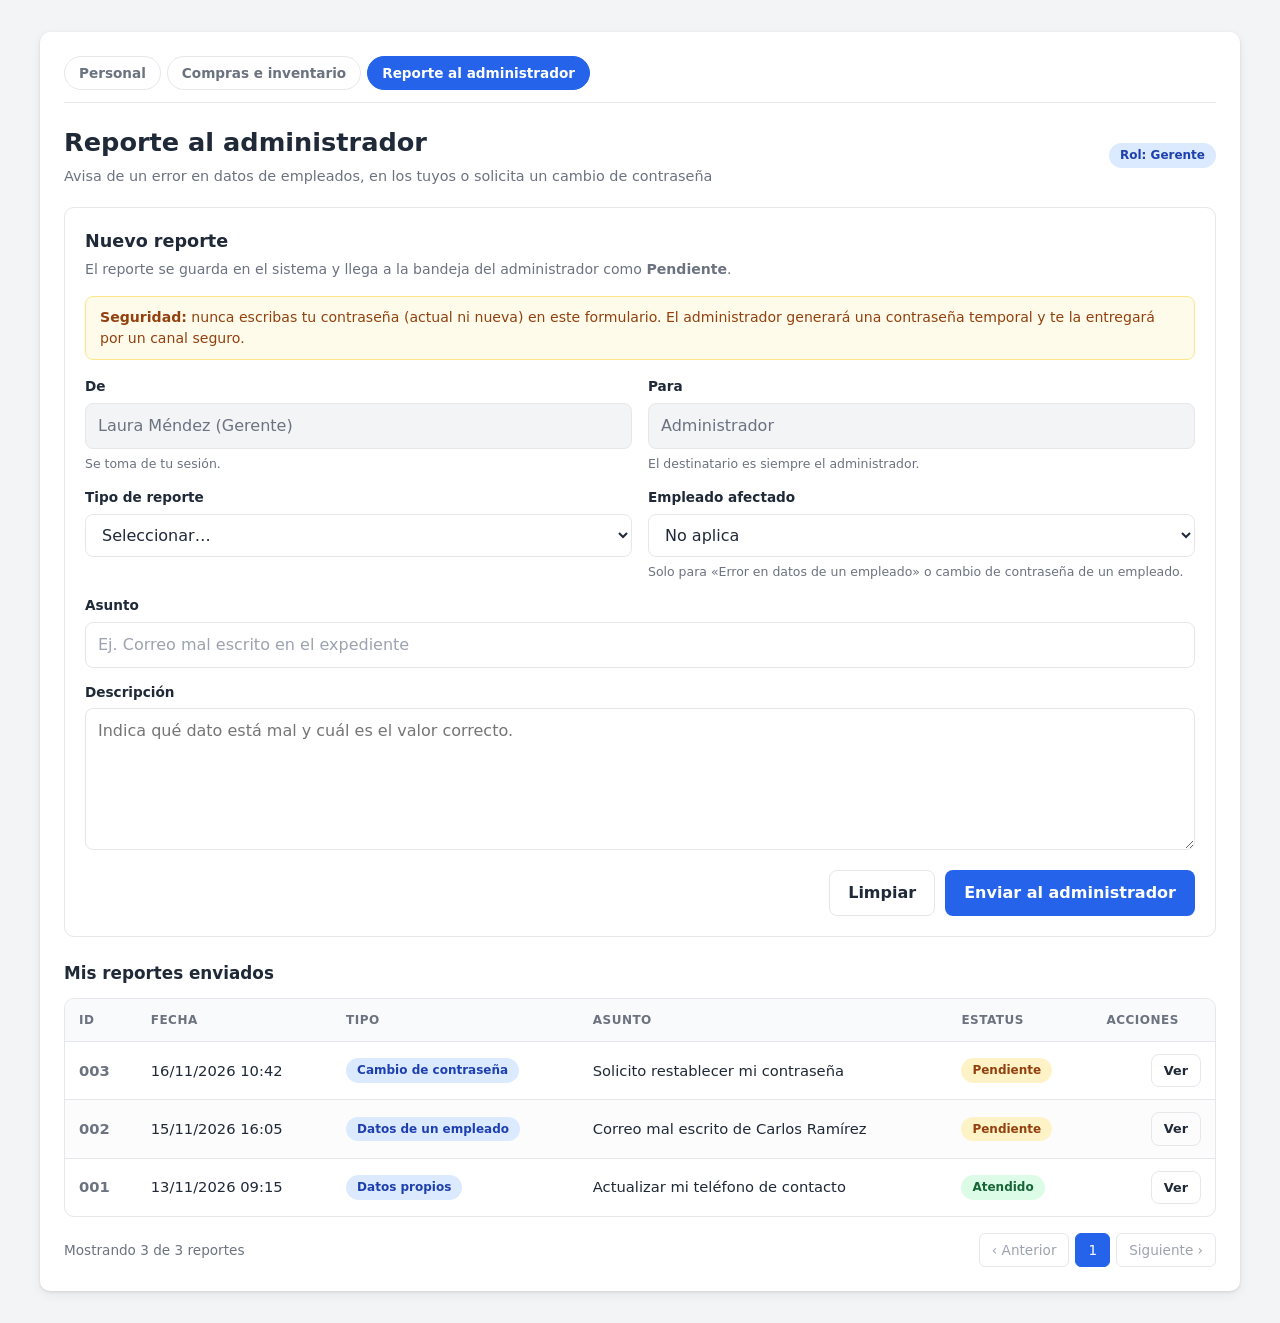
<file: Front-end/gerente-reporte.html>
<!DOCTYPE html>
<html lang="es">
<head>
  <meta charset="UTF-8">
  <meta name="viewport" content="width=device-width, initial-scale=1.0">
  <title>Panel de Gerente | Reporte al administrador</title>
  <link rel="stylesheet" href="gerente-panel.css">
  <link rel="stylesheet" href="panel-extras.css">
</head>
<body>

  <!-- ===================== PANEL PRINCIPAL ===================== -->
  <main class="mgr-panel" id="mgr-panel">

    <!-- Navegación entre paneles del rol -->
    <nav class="panel-nav" aria-label="Paneles del gerente">
      <a href="gerente-personal.html" class="panel-nav__link">Personal</a>
      <a href="gerente-compras.html" class="panel-nav__link">Compras e inventario</a>
      <a href="gerente-reporte.html" class="panel-nav__link panel-nav__link--current" aria-current="page">Reporte al administrador</a>
    </nav>

    <header class="mgr-panel__header">
      <div>
        <h1>Reporte al administrador</h1>
        <p class="mgr-panel__subtitle">Avisa de un error en datos de empleados, en los tuyos o solicita un cambio de contraseña</p>
      </div>
      <span class="badge badge--role">Rol: Gerente</span>
    </header>

    <!-- ===================== FORMULARIO ===================== -->
    <section class="form-card" aria-labelledby="titulo-form">
      <h2 class="form-card__title" id="titulo-form">Nuevo reporte</h2>
      <p class="form-card__intro">El reporte se guarda en el sistema y llega a la bandeja del administrador como <strong>Pendiente</strong>.</p>

      <p class="notice notice--warning">
        <strong>Seguridad:</strong> nunca escribas tu contraseña (actual ni nueva) en este formulario.
        El administrador generará una contraseña temporal y te la entregará por un canal seguro.
      </p>

      <form class="form" id="form-reporte" action="/reportes/gerente/" method="post">
        <div class="form__grid">
          <!-- Datos tomados de la sesión: no se teclean -->
          <div class="form__group">
            <label for="rep-de">De</label>
            <input type="text" id="rep-de" name="remitente" value="Laura Méndez (Gerente)" readonly>
            <p class="form__hint">Se toma de tu sesión.</p>
          </div>
          <div class="form__group">
            <label for="rep-para">Para</label>
            <input type="text" id="rep-para" name="destinatario" value="Administrador" readonly>
            <p class="form__hint">El destinatario es siempre el administrador.</p>
          </div>

          <div class="form__group">
            <label for="rep-tipo">Tipo de reporte</label>
            <select id="rep-tipo" name="tipo" required>
              <option value="">Seleccionar…</option>
              <option value="datos_empleado">Error en datos de un empleado</option>
              <option value="datos_propios">Error en mis propios datos</option>
              <option value="cambio_password">Solicitud de cambio de contraseña</option>
            </select>
          </div>
          <div class="form__group">
            <label for="rep-empleado">Empleado afectado</label>
            <select id="rep-empleado" name="id_empleado">
              <option value="">No aplica</option>
              <option value="2">Carlos Ramírez · Cajero</option>
              <option value="3">Ana López · Cajera</option>
            </select>
            <p class="form__hint">Solo para «Error en datos de un empleado» o cambio de contraseña de un empleado.</p>
          </div>

          <div class="form__group form__group--full">
            <label for="rep-asunto">Asunto</label>
            <input type="text" id="rep-asunto" name="asunto" maxlength="120" required placeholder="Ej. Correo mal escrito en el expediente">
          </div>
          <div class="form__group form__group--full">
            <label for="rep-descripcion">Descripción</label>
            <textarea id="rep-descripcion" name="descripcion" rows="5" required placeholder="Indica qué dato está mal y cuál es el valor correcto."></textarea>
          </div>
        </div>

        <div class="form__actions">
          <button type="reset" class="btn btn--ghost">Limpiar</button>
          <button type="submit" class="btn btn--primary">Enviar al administrador</button>
        </div>
      </form>
    </section>

    <!-- ===================== MIS REPORTES ===================== -->
    <h2 class="subsection-title">Mis reportes enviados</h2>

    <div class="table-wrapper">
      <table class="data-table" id="tabla-mis-reportes">
        <caption class="sr-only">Reportes enviados al administrador</caption>
        <thead>
          <tr>
            <th scope="col">ID</th>
            <th scope="col">Fecha</th>
            <th scope="col">Tipo</th>
            <th scope="col">Asunto</th>
            <th scope="col">Estatus</th>
            <th scope="col" class="data-table__actions-col">Acciones</th>
          </tr>
        </thead>
        <tbody>
          <tr>
            <td data-label="ID">003</td>
            <td data-label="Fecha">16/11/2026 10:42</td>
            <td data-label="Tipo"><span class="badge badge--info">Cambio de contraseña</span></td>
            <td data-label="Asunto">Solicito restablecer mi contraseña</td>
            <td data-label="Estatus"><span class="badge badge--warning">Pendiente</span></td>
            <td data-label="Acciones" class="data-table__actions">
              <a href="#modal-ver" class="btn btn--small btn--ghost">Ver</a>
            </td>
          </tr>
          <tr>
            <td data-label="ID">002</td>
            <td data-label="Fecha">15/11/2026 16:05</td>
            <td data-label="Tipo"><span class="badge badge--role">Datos de un empleado</span></td>
            <td data-label="Asunto">Correo mal escrito de Carlos Ramírez</td>
            <td data-label="Estatus"><span class="badge badge--warning">Pendiente</span></td>
            <td data-label="Acciones" class="data-table__actions">
              <a href="#modal-ver" class="btn btn--small btn--ghost">Ver</a>
            </td>
          </tr>
          <tr>
            <td data-label="ID">001</td>
            <td data-label="Fecha">13/11/2026 09:15</td>
            <td data-label="Tipo"><span class="badge badge--role">Datos propios</span></td>
            <td data-label="Asunto">Actualizar mi teléfono de contacto</td>
            <td data-label="Estatus"><span class="badge badge--success">Atendido</span></td>
            <td data-label="Acciones" class="data-table__actions">
              <a href="#modal-ver" class="btn btn--small btn--ghost">Ver</a>
            </td>
          </tr>
        </tbody>
      </table>
    </div>

    <footer class="mgr-panel__footer">
      <span>Mostrando 3 de 3 reportes</span>
      <nav class="pagination" aria-label="Paginación">
        <a href="#" class="pagination__link pagination__link--disabled">‹ Anterior</a>
        <a href="#" class="pagination__link pagination__link--current">1</a>
        <a href="#" class="pagination__link pagination__link--disabled">Siguiente ›</a>
      </nav>
    </footer>
  </main>

  <!-- ===================== MODALES ===================== -->

  <!-- MODAL: Ver reporte enviado -->
  <div class="modal" id="modal-ver" role="dialog" aria-modal="true" aria-labelledby="titulo-ver">
    <a href="#mgr-panel" class="modal__overlay" aria-label="Cerrar"></a>
    <div class="modal__content">
      <header class="modal__header">
        <h2 id="titulo-ver">Detalle del reporte</h2>
        <a href="#mgr-panel" class="modal__close" aria-label="Cerrar">×</a>
      </header>
      <dl class="detail">
        <div><dt>ID</dt><dd id="ver-id">—</dd></div>
        <div><dt>Fecha de envío</dt><dd id="ver-fecha">—</dd></div>
        <div><dt>Tipo</dt><dd id="ver-tipo">—</dd></div>
        <div><dt>Empleado afectado</dt><dd id="ver-empleado">—</dd></div>
        <div><dt>Asunto</dt><dd id="ver-asunto">—</dd></div>
        <div><dt>Descripción</dt><dd id="ver-descripcion">—</dd></div>
        <div><dt>Estatus</dt><dd id="ver-estatus">—</dd></div>
        <div><dt>Nota del administrador</dt><dd id="ver-nota">—</dd></div>
      </dl>
      <footer class="modal__footer">
        <a href="#mgr-panel" class="btn btn--primary">Cerrar</a>
      </footer>
    </div>
  </div>

</body>
</html>
</file>
<file: Front-end/admin-panel.css>
/* =====================================================
   Panel de Administrador – Estilos
   Tabla de empleados + cuentas de acceso + ventanas modales
   ===================================================== */

/* ---------- Variables ---------- */
:root {
  --color-primary: #2563eb;
  --color-primary-dark: #1d4ed8;
  --color-danger: #dc2626;
  --color-danger-dark: #b91c1c;
  --color-text: #1f2937;
  --color-muted: #6b7280;
  --color-border: #e5e7eb;
  --color-bg: #f3f4f6;
  --color-surface: #ffffff;
  --color-row-hover: #f9fafb;
  --color-success-bg: #dcfce7;
  --color-success-text: #166534;
  --color-neutral-bg: #e5e7eb;
  --color-neutral-text: #374151;
  --color-role-bg: #dbeafe;
  --color-role-text: #1e40af;
  --color-danger-soft: #fef2f2;
  --color-focus: rgba(37, 99, 235, .2);
  --radius: 10px;
  --shadow: 0 1px 3px rgba(0, 0, 0, .1), 0 4px 12px rgba(0, 0, 0, .06);
}

/* ---------- Base ---------- */
*, *::before, *::after { box-sizing: border-box; }

body {
  margin: 0;
  font-family: system-ui, -apple-system, "Segoe UI", Roboto, sans-serif;
  color: var(--color-text);
  background: var(--color-bg);
  line-height: 1.5;
  -webkit-font-smoothing: antialiased;
}

.sr-only {
  position: absolute;
  width: 1px; height: 1px;
  overflow: hidden;
  clip: rect(0 0 0 0);
  white-space: nowrap;
}

/* Foco visible y consistente para teclado */
a:focus-visible,
button:focus-visible {
  outline: none;
  box-shadow: 0 0 0 3px var(--color-focus);
}

/* ---------- Contenedor del panel ---------- */
.admin-panel {
  max-width: 1200px;
  margin: 32px auto;
  padding: 28px;
  background: var(--color-surface);
  border-radius: var(--radius);
  box-shadow: var(--shadow);
}

.admin-panel__header {
  display: flex;
  justify-content: space-between;
  align-items: center;
  gap: 16px;
  flex-wrap: wrap;
  margin-bottom: 24px;
}

.admin-panel__header h1 { margin: 0; font-size: 1.6rem; letter-spacing: -.01em; }
.admin-panel__subtitle { margin: 4px 0 0; color: var(--color-muted); font-size: .9rem; }

.admin-panel__footer {
  display: flex;
  justify-content: space-between;
  align-items: center;
  flex-wrap: wrap;
  gap: 12px;
  margin-top: 16px;
  color: var(--color-muted);
  font-size: .85rem;
}

/* ---------- Botones ---------- */
.btn {
  display: inline-block;
  padding: 10px 18px;
  border: 1px solid transparent;
  border-radius: 8px;
  font: inherit;
  font-weight: 600;
  text-decoration: none;
  cursor: pointer;
  transition: background .15s, border-color .15s, color .15s, opacity .15s;
}

.btn--primary { background: var(--color-primary); color: #fff; }
.btn--primary:hover { background: var(--color-primary-dark); }

.btn--secondary { background: #eef2ff; color: var(--color-primary-dark); }
.btn--secondary:hover { background: #e0e7ff; }

.btn--ghost { background: transparent; color: var(--color-text); border-color: var(--color-border); }
.btn--ghost:hover { background: var(--color-bg); }

.btn--danger { background: var(--color-danger-soft); color: var(--color-danger); }
.btn--danger:hover { background: #fee2e2; }

.btn--danger-solid { background: var(--color-danger); color: #fff; }
.btn--danger-solid:hover { background: var(--color-danger-dark); }

.btn--small { padding: 6px 12px; font-size: .8rem; }

/* Mientras se guarda, el botón queda bloqueado */
.btn:disabled,
.btn[aria-disabled="true"] { opacity: .55; cursor: not-allowed; }

/* ---------- Barra de filtros ---------- */
.toolbar {
  display: flex;
  gap: 12px;
  flex-wrap: wrap;
  margin-bottom: 16px;
}

.toolbar__search,
.toolbar__select {
  padding: 10px 12px;
  border: 1px solid var(--color-border);
  border-radius: 8px;
  font: inherit;
  color: var(--color-text);
  background: var(--color-surface);
}

.toolbar__search { flex: 1 1 260px; }
.toolbar__select { flex: 0 1 200px; cursor: pointer; }

/* ---------- Tabla de datos ---------- */
.table-wrapper {
  overflow-x: auto;
  border: 1px solid var(--color-border);
  border-radius: var(--radius);
}

.data-table {
  width: 100%;
  border-collapse: collapse;
  font-size: .92rem;
}

.data-table thead th {
  position: sticky;
  top: 0;
  padding: 12px 14px;
  background: #f9fafb;
  color: var(--color-muted);
  font-size: .75rem;
  font-weight: 700;
  text-align: left;
  text-transform: uppercase;
  letter-spacing: .04em;
  white-space: nowrap;
  border-bottom: 1px solid var(--color-border);
}

.data-table tbody td {
  padding: 12px 14px;
  border-bottom: 1px solid var(--color-border);
  vertical-align: middle;
}

.data-table tbody tr:last-child td { border-bottom: none; }
.data-table tbody tr:nth-child(even) { background: #fcfcfd; }
.data-table tbody tr:hover { background: var(--color-row-hover); }

/* Número de empleado: tipografía tabular para que se alineen */
.data-table tbody td:first-child {
  font-variant-numeric: tabular-nums;
  color: var(--color-muted);
  font-weight: 600;
  white-space: nowrap;
}

.data-table__actions-col { text-align: right; }
.data-table__actions { text-align: right; white-space: nowrap; }
.data-table__actions .btn + .btn { margin-left: 4px; }

/* Mensaje cuando la búsqueda no encuentra nada */
.data-table__empty {
  margin: 0;
  padding: 40px 16px;
  text-align: center;
  color: var(--color-muted);
  font-size: .9rem;
}

/* Celda "Cuenta de acceso": correo arriba, badges abajo */
.cuenta__correo {
  display: block;
  margin-bottom: 4px;
  font-size: .85rem;
  color: var(--color-text);
  word-break: break-all;
}

.cuenta__correo ~ .badge { margin-right: 4px; }

/* ---------- Badges ---------- */
.badge {
  display: inline-block;
  padding: 3px 10px;
  border: 1px solid transparent;
  border-radius: 999px;
  font-size: .75rem;
  font-weight: 600;
  line-height: 1.4;
  white-space: nowrap;
}

.badge--active { background: var(--color-success-bg); color: var(--color-success-text); }
.badge--inactive { background: var(--color-neutral-bg); color: var(--color-neutral-text); }
.badge--role { background: var(--color-role-bg); color: var(--color-role-text); }
.badge--baja { background: var(--color-danger-soft); color: var(--color-danger-dark); }

/* Sin cuenta: contorno punteado, discreto */
.badge--sin-cuenta {
  background: transparent;
  border: 1px dashed #cbd5e1;
  color: var(--color-muted);
}

/* "Sin cuenta · Asignar" funciona como botón (atajo de 2 clics) */
a.badge--sin-cuenta {
  text-decoration: none;
  cursor: pointer;
  transition: background .15s, border-color .15s, color .15s;
}

a.badge--sin-cuenta:hover {
  background: var(--color-role-bg);
  border-color: var(--color-primary);
  border-style: solid;
  color: var(--color-primary-dark);
}

/* ---------- Paginación ---------- */
.pagination { display: flex; gap: 6px; }

.pagination__link {
  padding: 6px 12px;
  border: 1px solid var(--color-border);
  border-radius: 6px;
  color: var(--color-text);
  text-decoration: none;
}

.pagination__link:hover { background: var(--color-bg); }
.pagination__link--current { background: var(--color-primary); border-color: var(--color-primary); color: #fff; }
.pagination__link--disabled { color: #9ca3af; pointer-events: none; }

/* =====================================================
   VENTANAS MODALES
   Ocultas por defecto; se muestran con :target
   (o añadiendo la clase .is-open desde JavaScript).
   ===================================================== */
.modal {
  position: fixed;
  inset: 0;
  z-index: 1000;
  display: none;
  align-items: center;
  justify-content: center;
  padding: 16px;
}

.modal:target,
.modal.is-open { display: flex; }

.modal__overlay {
  position: absolute;
  inset: 0;
  background: rgba(17, 24, 39, .55);
  backdrop-filter: blur(2px);
  cursor: default;
}

.modal__content {
  position: relative;
  width: 100%;
  max-width: 680px;
  max-height: 90vh;
  overflow-y: auto;
  padding: 24px 28px;
  background: var(--color-surface);
  border-radius: 14px;
  box-shadow: 0 20px 50px rgba(0, 0, 0, .3);
  animation: modal-in .2s ease-out;
}

.modal--small .modal__content { max-width: 440px; }

@keyframes modal-in {
  from { opacity: 0; transform: translateY(12px) scale(.98); }
  to   { opacity: 1; transform: none; }
}

.modal__header {
  display: flex;
  justify-content: space-between;
  align-items: center;
  margin-bottom: 20px;
  padding-bottom: 12px;
  border-bottom: 1px solid var(--color-border);
}

.modal__header h2 { margin: 0; font-size: 1.2rem; }

.modal__close {
  display: grid;
  place-items: center;
  flex-shrink: 0;
  width: 32px; height: 32px;
  border-radius: 50%;
  color: var(--color-muted);
  font-size: 1.5rem;
  line-height: 1;
  text-decoration: none;
}

.modal__close:hover { background: var(--color-bg); color: var(--color-text); }

.modal__text { margin: 0 0 8px; color: var(--color-muted); }
.modal__text strong { color: var(--color-text); }

/* Botones siempre visibles al hacer scroll en modales largos */
.modal__footer {
  position: sticky;
  bottom: -24px;
  display: flex;
  justify-content: flex-end;
  gap: 10px;
  margin: 24px -28px -24px;
  padding: 16px 28px;
  background: var(--color-surface);
  border-top: 1px solid var(--color-border);
  border-radius: 0 0 14px 14px;
}

/* ---------- Formularios ---------- */

/* Bloques "Datos del empleado" y "Cuenta de acceso" */
.form__section {
  margin: 0 0 22px;
  padding: 0;
  border: none;
  min-width: 0;
}

.form__section + .form__section {
  padding-top: 20px;
  border-top: 1px solid var(--color-border);
}

.form__section legend {
  margin-bottom: 14px;
  padding: 0;
  color: var(--color-muted);
  font-size: .75rem;
  font-weight: 700;
  text-transform: uppercase;
  letter-spacing: .05em;
}

/* Expediente ya registrado: datos bloqueados */
.form__section:disabled { opacity: .75; }

.form__section:disabled input,
.form__section:disabled select {
  background: var(--color-bg);
  color: var(--color-muted);
  cursor: not-allowed;
}

.form__section .form__hint { margin-top: 12px; }

/* Selector de expediente separado del resto */
.form > .form__group--full:not(fieldset *) { margin-bottom: 22px; }

.form__grid {
  display: grid;
  grid-template-columns: repeat(2, 1fr);
  gap: 14px 16px;
}

.form__group { display: flex; flex-direction: column; gap: 6px; }
.form__group--full { grid-column: 1 / -1; }

.form__group label { font-size: .85rem; font-weight: 600; }

.form__optional { color: var(--color-muted); font-weight: 400; font-size: .8rem; }

.form__group input,
.form__group select {
  padding: 10px 12px;
  border: 1px solid var(--color-border);
  border-radius: 8px;
  font: inherit;
  color: var(--color-text);
  background: var(--color-surface);
  transition: border-color .15s, box-shadow .15s;
}

.form__group input::placeholder { color: #9ca3af; }

.form__group input:focus,
.form__group select:focus,
.toolbar__search:focus,
.toolbar__select:focus {
  outline: none;
  border-color: var(--color-primary);
  box-shadow: 0 0 0 3px var(--color-focus);
}

/* Casilla "La cuenta está activa" */
.form__group .form__check {
  display: inline-flex;
  align-items: center;
  gap: 10px;
  font-weight: 500;
  cursor: pointer;
}

.form__check input {
  width: 18px; height: 18px;
  margin: 0;
  padding: 0;
  accent-color: var(--color-primary);
  cursor: pointer;
}

/* ---------- Errores de validación ---------- */
.form__group input[aria-invalid="true"],
.form__group select[aria-invalid="true"] {
  border-color: var(--color-danger);
  background: #fffafa;
}

.form__group input[aria-invalid="true"]:focus,
.form__group select[aria-invalid="true"]:focus {
  box-shadow: 0 0 0 3px rgba(220, 38, 38, .15);
}

.form__error {
  min-height: 0;
  color: var(--color-danger);
  font-size: .78rem;
  font-weight: 500;
}

.form__error:empty { display: none; }

/* Error general (de servidor o conexión), arriba del formulario */
.form__error--general {
  display: block;
  margin: 0 0 16px;
  padding: 10px 14px;
  background: var(--color-danger-soft);
  border: 1px solid #fecaca;
  border-radius: 8px;
  font-size: .85rem;
}

.form__error--general:empty { display: none; }

/* ---------- Vista de detalle ---------- */
.detail__title {
  margin: 0 0 10px;
  color: var(--color-muted);
  font-size: .75rem;
  font-weight: 700;
  text-transform: uppercase;
  letter-spacing: .05em;
}

.detail + .detail__title { margin-top: 24px; }

.detail { margin: 0; display: grid; gap: 10px; }

.detail > div {
  display: flex;
  justify-content: space-between;
  gap: 16px;
  padding-bottom: 8px;
  border-bottom: 1px dashed var(--color-border);
}

.detail > div:last-child { border-bottom: none; }

.detail dt { color: var(--color-muted); font-weight: 600; }
.detail dd { margin: 0; text-align: right; word-break: break-word; }

/* ---------- Aviso flotante (confirmaciones) ---------- */
.aviso {
  position: fixed;
  right: 24px;
  bottom: 24px;
  z-index: 1100;
  max-width: calc(100% - 48px);
  padding: 12px 18px;
  border-radius: 10px;
  font-size: .9rem;
  font-weight: 600;
  box-shadow: var(--shadow);
  opacity: 0;
  transform: translateY(10px);
  pointer-events: none;
  transition: opacity .2s, transform .2s;
}

.aviso--visible { opacity: 1; transform: none; }

.aviso--ok {
  background: var(--color-success-bg);
  color: var(--color-success-text);
  border: 1px solid #bbf7d0;
}

.aviso--error {
  background: var(--color-danger-soft);
  color: var(--color-danger-dark);
  border: 1px solid #fecaca;
}

/* Teléfono y fecha siempre en una sola línea */
.data-table td[data-label="Teléfono"],
.data-table td[data-label="Ingreso"] {
  white-space: nowrap;
  font-variant-numeric: tabular-nums;
}

/* Badges de la cuenta con separación pareja */
.data-table td[data-label="Cuenta de acceso"] .badge { margin: 2px 4px 2px 0; }

/* ---------- Movimiento reducido ---------- */
@media (prefers-reduced-motion: reduce) {
  .modal__content { animation: none; }
  .aviso, .btn, .form__group input, .form__group select { transition: none; }
}

/* ---------- Responsive ---------- */
@media (max-width: 720px) {
  .admin-panel { margin: 0; padding: 16px; border-radius: 0; }
  .form__grid { grid-template-columns: 1fr; }
  .toolbar__select { flex: 1 1 100%; }

  .modal { padding: 0; align-items: flex-end; }
  .modal__content { max-height: 92vh; padding: 20px; border-radius: 16px 16px 0 0; }
  .modal__footer { bottom: -20px; margin: 20px -20px -20px; padding: 14px 20px; border-radius: 0; }
  .modal__footer .btn { flex: 1; text-align: center; }

  /* La tabla se convierte en tarjetas usando data-label */
  .data-table thead { display: none; }
  .data-table, .data-table tbody, .data-table tr, .data-table td { display: block; width: 100%; }
  .data-table tbody tr { padding: 10px 0; border-bottom: 6px solid var(--color-bg); }
  .data-table tbody td { display: flex; justify-content: space-between; align-items: center; flex-wrap: wrap; gap: 6px 12px; border: none; padding: 6px 14px; text-align: right; }
  .data-table tbody td::before { content: attr(data-label); margin-right: auto; font-weight: 600; color: var(--color-muted); text-align: left; }
  .data-table tbody td:first-child { color: var(--color-text); }
  .cuenta__correo { display: inline; margin: 0; }
  .data-table__actions { justify-content: flex-end; }

  .aviso { right: 16px; bottom: 16px; left: 16px; max-width: none; }
}
</file>
<file: Front-end/panel-extras.css>
/* =====================================================
   WooWGuau – Estilos complementarios para los paneles nuevos
   Se carga DESPUÉS del CSS base de cada rol:
     · Administrador → admin-panel.css
     · Gerente       → gerente-panel.css
     · Empleado      → inventario-empleado.css
   Aporta: navegación entre paneles, tarjetas de resumen,
   pestañas (solo CSS), avisos, badges de estatus extra,
   textarea, filas de productos y modal ancho.
   ===================================================== */

:root {
  --color-warning-bg: #fef3c7;
  --color-warning-text: #92400e;
  --color-danger-bg: #fee2e2;
  --color-danger-text: #991b1b;
  --color-info-bg: #dbeafe;
  --color-info-text: #1e40af;
}

.sr-only {
  position: absolute;
  width: 1px; height: 1px;
  overflow: hidden;
  clip: rect(0 0 0 0);
  white-space: nowrap;
}

/* ---------- Navegación entre paneles del rol ---------- */
.panel-nav {
  display: flex;
  flex-wrap: wrap;
  gap: 6px;
  margin-bottom: 20px;
  padding-bottom: 12px;
  border-bottom: 1px solid var(--color-border);
}

.panel-nav__link {
  padding: 6px 14px;
  border: 1px solid var(--color-border);
  border-radius: 999px;
  color: var(--color-muted);
  font-size: .85rem;
  font-weight: 600;
  text-decoration: none;
  transition: background .15s, color .15s;
}

.panel-nav__link:hover { background: var(--color-bg); color: var(--color-text); }

.panel-nav__link--current {
  background: var(--color-primary);
  border-color: var(--color-primary);
  color: #fff;
  pointer-events: none;
}

.panel-nav__spacer { flex: 1; }

/* ---------- Indicador de actualización automática ---------- */
.live-indicator {
  display: inline-flex;
  align-items: center;
  gap: 6px;
  color: var(--color-muted);
  font-size: .8rem;
}

.live-indicator::before {
  content: "";
  width: 8px; height: 8px;
  border-radius: 50%;
  background: #16a34a;
  animation: live-pulse 2s ease-in-out infinite;
}

.live-indicator--error::before { background: var(--color-danger); animation: none; }

@keyframes live-pulse {
  0%, 100% { opacity: 1; }
  50% { opacity: .35; }
}

/* ---------- Botones adicionales ---------- */
.btn--success { background: var(--color-success-bg); color: var(--color-success-text); }
.btn--success:hover { background: #bbf7d0; }

.btn--success-solid { background: #16a34a; color: #fff; }
.btn--success-solid:hover { background: #15803d; }

/* ---------- Badges adicionales ---------- */
.badge--success { background: var(--color-success-bg); color: var(--color-success-text); }
.badge--warning { background: var(--color-warning-bg); color: var(--color-warning-text); }
.badge--danger  { background: var(--color-danger-bg);  color: var(--color-danger-text); }
.badge--info    { background: var(--color-info-bg);    color: var(--color-info-text); }
.badge--neutral { background: var(--color-neutral-bg, #e5e7eb); color: var(--color-neutral-text, #374151); }

/* ---------- Tarjetas de resumen ---------- */
.summary {
  display: grid;
  grid-template-columns: repeat(auto-fit, minmax(190px, 1fr));
  gap: 14px;
  margin-bottom: 20px;
}

.summary__card {
  padding: 14px 16px;
  border: 1px solid var(--color-border);
  border-left: 4px solid var(--color-primary);
  border-radius: var(--radius);
  background: var(--color-surface);
}

.summary__card--warning { border-left-color: #f59e0b; }
.summary__card--danger  { border-left-color: var(--color-danger); }
.summary__card--success { border-left-color: #16a34a; }

.summary__label {
  margin: 0;
  color: var(--color-muted);
  font-size: .75rem;
  font-weight: 700;
  text-transform: uppercase;
  letter-spacing: .04em;
}

.summary__value { margin: 4px 0 0; font-size: 1.6rem; font-weight: 700; }
.summary__hint { margin: 2px 0 0; color: var(--color-muted); font-size: .8rem; }

/* ---------- Avisos ---------- */
.notice {
  margin: 0 0 16px;
  padding: 10px 14px;
  border: 1px solid #bfdbfe;
  border-radius: 8px;
  background: #eff6ff;
  color: var(--color-info-text);
  font-size: .88rem;
}

.notice--warning { border-color: #fde68a; background: #fffbeb; color: var(--color-warning-text); }

/* ---------- Pestañas (solo CSS, con radios ocultos) ----------
   Estructura: .tabs > input.tabs__radio × n  +  .tabs__nav > label.tabs__label × n
               +  .tabs__panels > section.tabs__panel × n
   El orden de radios, etiquetas y paneles debe coincidir. Hasta 5 pestañas. */
.tabs__radio {
  position: absolute;
  opacity: 0;
  pointer-events: none;
}

.tabs__nav {
  display: flex;
  flex-wrap: wrap;
  gap: 4px;
  margin-bottom: 18px;
  border-bottom: 2px solid var(--color-border);
}

.tabs__label {
  margin-bottom: -2px;
  padding: 10px 16px;
  border-bottom: 2px solid transparent;
  color: var(--color-muted);
  font-weight: 600;
  cursor: pointer;
  transition: color .15s, border-color .15s;
}

.tabs__label:hover { color: var(--color-text); }

.tabs__panel { display: none; }

.tabs__radio:nth-of-type(1):checked ~ .tabs__nav .tabs__label:nth-of-type(1),
.tabs__radio:nth-of-type(2):checked ~ .tabs__nav .tabs__label:nth-of-type(2),
.tabs__radio:nth-of-type(3):checked ~ .tabs__nav .tabs__label:nth-of-type(3),
.tabs__radio:nth-of-type(4):checked ~ .tabs__nav .tabs__label:nth-of-type(4),
.tabs__radio:nth-of-type(5):checked ~ .tabs__nav .tabs__label:nth-of-type(5) {
  border-bottom-color: var(--color-primary);
  color: var(--color-primary);
}

.tabs__radio:nth-of-type(1):checked ~ .tabs__panels > .tabs__panel:nth-of-type(1),
.tabs__radio:nth-of-type(2):checked ~ .tabs__panels > .tabs__panel:nth-of-type(2),
.tabs__radio:nth-of-type(3):checked ~ .tabs__panels > .tabs__panel:nth-of-type(3),
.tabs__radio:nth-of-type(4):checked ~ .tabs__panels > .tabs__panel:nth-of-type(4),
.tabs__radio:nth-of-type(5):checked ~ .tabs__panels > .tabs__panel:nth-of-type(5) {
  display: block;
}

.tabs__radio:nth-of-type(1):focus-visible ~ .tabs__nav .tabs__label:nth-of-type(1),
.tabs__radio:nth-of-type(2):focus-visible ~ .tabs__nav .tabs__label:nth-of-type(2),
.tabs__radio:nth-of-type(3):focus-visible ~ .tabs__nav .tabs__label:nth-of-type(3),
.tabs__radio:nth-of-type(4):focus-visible ~ .tabs__nav .tabs__label:nth-of-type(4),
.tabs__radio:nth-of-type(5):focus-visible ~ .tabs__nav .tabs__label:nth-of-type(5) {
  outline: 2px solid var(--color-primary);
  outline-offset: -2px;
  border-radius: 6px 6px 0 0;
}

/* Encabezado de cada sección dentro de una pestaña */
.section-head {
  display: flex;
  justify-content: space-between;
  align-items: center;
  gap: 12px;
  flex-wrap: wrap;
  margin-bottom: 14px;
}

.section-head h2 { margin: 0; font-size: 1.15rem; }
.section-head p { margin: 2px 0 0; color: var(--color-muted); font-size: .88rem; }

/* ---------- Formularios: textarea, solo lectura, ayudas ---------- */
.form__group textarea {
  padding: 10px 12px;
  border: 1px solid var(--color-border);
  border-radius: 8px;
  font: inherit;
  background: var(--color-surface);
  resize: vertical;
  min-height: 110px;
}

.form__group textarea:focus {
  outline: none;
  border-color: var(--color-primary);
  box-shadow: 0 0 0 3px rgba(37, 99, 235, .2);
}

.form__group input[readonly],
.form__group input:disabled,
.form__group select:disabled {
  background: var(--color-bg);
  color: var(--color-muted);
  cursor: not-allowed;
}

/* Evita que selects e inputs desborden la rejilla en modales pequeños */
.form__grid > .form__group { min-width: 0; }
.form__group select,
.form__group input:not([type="checkbox"]):not([type="radio"]),
.form__group textarea { width: 100%; min-width: 0; }

.form__hint { margin: 0; color: var(--color-muted); font-size: .78rem; }

.check-group { display: flex; flex-wrap: wrap; gap: 8px 14px; }
.check-group label { display: inline-flex; align-items: center; gap: 6px; font-weight: 500; font-size: .88rem; }
.check-group input { padding: 0; accent-color: var(--color-primary); }

/* Formulario de página completa (paneles de reporte/incidente) */
.form-card {
  margin-bottom: 24px;
  padding: 20px;
  border: 1px solid var(--color-border);
  border-radius: var(--radius);
  background: var(--color-surface);
}

.form-card__title { margin: 0 0 4px; font-size: 1.1rem; }
.form-card__intro { margin: 0 0 16px; color: var(--color-muted); font-size: .88rem; }

.form__actions { display: flex; justify-content: flex-end; gap: 10px; margin-top: 20px; }

.subsection-title { margin: 0 0 12px; font-size: 1.05rem; }

/* ---------- Filas de productos de una orden de compra ---------- */
.modal--wide .modal__content { max-width: 820px; }

.line-items { display: grid; gap: 8px; margin-top: 16px; }

.line-items__head,
.line-items__row {
  display: grid;
  grid-template-columns: 2.4fr 1fr 1.2fr 1.2fr 36px;
  gap: 8px;
  align-items: center;
}

.line-items__head {
  color: var(--color-muted);
  font-size: .72rem;
  font-weight: 700;
  text-transform: uppercase;
  letter-spacing: .04em;
}

.line-items__row input,
.line-items__row select {
  width: 100%;
  padding: 8px 10px;
  border: 1px solid var(--color-border);
  border-radius: 8px;
  font: inherit;
  background: var(--color-surface);
}

.line-items__row output { font-weight: 600; text-align: right; padding-right: 4px; }

.line-items__remove {
  width: 32px; height: 32px;
  border: none;
  border-radius: 6px;
  background: #fef2f2;
  color: var(--color-danger);
  font-size: 1.1rem;
  cursor: pointer;
}

.line-items__remove:hover { background: #fee2e2; }

.line-items__total {
  display: flex;
  justify-content: flex-end;
  gap: 12px;
  margin-top: 6px;
  padding-top: 10px;
  border-top: 1px solid var(--color-border);
  font-size: 1.05rem;
  font-weight: 700;
}

/* Tabla pequeña dentro de un modal (detalle de orden) */
.mini-table { width: 100%; margin-top: 14px; border-collapse: collapse; font-size: .88rem; }
.mini-table th { padding: 8px 6px; color: var(--color-muted); font-size: .72rem; text-align: left; text-transform: uppercase; border-bottom: 1px solid var(--color-border); }
.mini-table td { padding: 8px 6px; border-bottom: 1px dashed var(--color-border); }
.mini-table .num { text-align: right; }
.mini-table tfoot td { border-bottom: none; font-weight: 700; }

/* Texto largo dentro de celdas (descripciones) */
.cell-text { max-width: 280px; color: var(--color-muted); }

/* Valores numéricos alineados a la derecha */
.data-table .num { text-align: right; font-variant-numeric: tabular-nums; }

/* ---------- Selector de fecha del corte de caja ---------- */
.date-picker { display: flex; align-items: end; gap: 10px; flex-wrap: wrap; margin-bottom: 18px; }
.date-picker .form__group { min-width: 200px; }

/* ---------- Responsive ---------- */
@media (max-width: 720px) {
  .tabs__nav { overflow-x: auto; flex-wrap: nowrap; }
  .tabs__label { white-space: nowrap; }

  .line-items__head { display: none; }
  .line-items__row { grid-template-columns: 1fr 1fr; padding: 10px; border: 1px solid var(--color-border); border-radius: 8px; }
  .line-items__row > :first-child { grid-column: 1 / -1; }
  .line-items__row output { text-align: left; }

  .mini-table .num { text-align: right; }
  .data-table .num { text-align: right; }
  .cell-text { max-width: none; }
}
</file>
<file: Front-end/inventario-empleado.css>
/* =====================================================
   Panel de Empleado - Inventario & Stock (WooWGuau)
   ===================================================== */

:root {
  --color-primary: #2563eb;
  --color-primary-dark: #1d4ed8;
  --color-danger: #dc2626;
  --color-danger-dark: #b91c1c;
  --color-success: #166534;
  --color-success-bg: #dcfce7;
  --color-text: #1f2937;
  --color-muted: #6b7280;
  --color-border: #e5e7eb;
  --color-bg: #f3f4f6;
  --color-surface: #ffffff;
  --color-row-hover: #f9fafb;
  --color-role-bg: #dbeafe;
  --color-role-text: #1e40af;
  --radius: 10px;
  --shadow: 0 1px 3px rgba(0, 0, 0, .1), 0 4px 12px rgba(0, 0, 0, .06);
}

*, *::before, *::after { box-sizing: border-box; }

body {
  margin: 0;
  font-family: system-ui, -apple-system, "Segoe UI", Roboto, sans-serif;
  color: var(--color-text);
  background: var(--color-bg);
  line-height: 1.5;
}

.emp-panel {
  max-width: 1200px;
  margin: 32px auto;
  padding: 24px;
  background: var(--color-surface);
  border-radius: var(--radius);
  box-shadow: var(--shadow);
}

.emp-panel__header {
  display: flex;
  justify-content: space-between;
  align-items: center;
  gap: 16px;
  flex-wrap: wrap;
  margin-bottom: 20px;
}

.emp-panel__header h1 { margin: 0; font-size: 1.6rem; }
.emp-panel__subtitle { margin: 4px 0 0; color: var(--color-muted); font-size: .9rem; }

.emp-panel__footer {
  display: flex;
  justify-content: space-between;
  align-items: center;
  flex-wrap: wrap;
  gap: 12px;
  margin-top: 16px;
  color: var(--color-muted);
  font-size: .85rem;
}

/* ---------- Botones ---------- */
.btn {
  display: inline-flex;
  align-items: center;
  justify-content: center;
  padding: 8px 14px;
  border: 1px solid transparent;
  border-radius: 8px;
  font: inherit;
  font-weight: 600;
  text-decoration: none;
  cursor: pointer;
  transition: background .15s, border-color .15s, color .15s, transform .1s;
}

.btn:active { transform: scale(0.97); }

.btn--primary { background: var(--color-primary); color: #fff; }
.btn--primary:hover { background: var(--color-primary-dark); }

.btn--secondary { background: #eef2ff; color: var(--color-primary-dark); }
.btn--secondary:hover { background: #e0e7ff; }

.btn--ghost { background: transparent; color: var(--color-text); border-color: var(--color-border); }
.btn--ghost:hover { background: var(--color-bg); }

.btn--danger { background: #fef2f2; color: var(--color-danger); }
.btn--danger:hover { background: #fee2e2; }

.btn--danger-solid { background: var(--color-danger); color: #fff; }
.btn--danger-solid:hover { background: var(--color-danger-dark); }

.btn--small { padding: 6px 12px; font-size: .8rem; }

.btn--stock {
  width: 34px;
  height: 34px;
  padding: 0;
  font-size: 1.15rem;
  font-weight: bold;
  border-radius: 6px;
  background: var(--color-bg);
  color: var(--color-text);
  border: 1px solid var(--color-border);
}

.btn--stock:hover { background: var(--color-border); border-color: var(--color-muted); }
.btn--stock-minus:hover { background: #fee2e2; color: var(--color-danger); border-color: #fca5a5; }
.btn--stock-plus:hover { background: var(--color-success-bg); color: var(--color-success); border-color: #86efac; }

.stock-control {
  display: flex;
  align-items: center;
  gap: 6px;
  white-space: nowrap;
}

.stock-control__value {
  min-width: 32px;
  text-align: center;
  font-weight: 700;
  font-size: 0.95rem;
}

/* ---------- Barra de Filtros ---------- */
.toolbar {
  display: flex;
  gap: 12px;
  flex-wrap: wrap;
  margin-bottom: 16px;
}

.toolbar__search,
.toolbar__select {
  padding: 10px 12px;
  border: 1px solid var(--color-border);
  border-radius: 8px;
  font: inherit;
  background: var(--color-surface);
}

.toolbar__search { flex: 1 1 260px; }

/* ---------- Tabla de Datos ---------- */
.table-wrapper {
  overflow-x: auto;
  border: 1px solid var(--color-border);
  border-radius: var(--radius);
}

.data-table {
  width: 100%;
  border-collapse: collapse;
  font-size: .92rem;
}

.data-table thead th {
  position: sticky;
  top: 0;
  padding: 12px 14px;
  background: #f9fafb;
  color: var(--color-muted);
  font-size: .75rem;
  font-weight: 700;
  text-align: left;
  text-transform: uppercase;
  letter-spacing: .04em;
  border-bottom: 1px solid var(--color-border);
}

.data-table tbody td {
  padding: 12px 14px;
  border-bottom: 1px solid var(--color-border);
  vertical-align: middle;
}

.data-table tbody tr:last-child td { border-bottom: none; }
.data-table tbody tr:nth-child(even) { background: #fcfcfd; }
.data-table tbody tr:hover { background: var(--color-row-hover); }

.data-table__actions-col { text-align: right; }
.data-table__actions { text-align: right; white-space: nowrap; }
.data-table__actions .btn + .btn { margin-left: 4px; }

/* ---------- Badges ---------- */
.badge {
  display: inline-block;
  padding: 3px 10px;
  border-radius: 999px;
  font-size: .75rem;
  font-weight: 600;
}

.badge--role { background: var(--color-role-bg); color: var(--color-role-text); }

/* ---------- Ventanas Modales ---------- */
.modal {
  position: fixed;
  inset: 0;
  z-index: 1000;
  display: none;
  align-items: center;
  justify-content: center;
  padding: 16px;
}

.modal:target,
.modal.is-open { display: flex; }

.modal__overlay {
  position: absolute;
  inset: 0;
  background: rgba(17, 24, 39, .55);
  backdrop-filter: blur(2px);
}

.modal__content {
  position: relative;
  width: 100%;
  max-width: 640px;
  max-height: 90vh;
  overflow-y: auto;
  padding: 24px;
  background: var(--color-surface);
  border-radius: 14px;
  box-shadow: 0 20px 50px rgba(0, 0, 0, .3);
  animation: modal-in .2s ease-out;
}

.modal--small .modal__content { max-width: 440px; }

@keyframes modal-in {
  from { opacity: 0; transform: translateY(12px) scale(.98); }
  to   { opacity: 1; transform: none; }
}

.modal__header {
  display: flex;
  justify-content: space-between;
  align-items: center;
  margin-bottom: 18px;
  padding-bottom: 12px;
  border-bottom: 1px solid var(--color-border);
}

.modal__header h2 { margin: 0; font-size: 1.2rem; }

.modal__close {
  display: grid;
  place-items: center;
  width: 32px; height: 32px;
  border-radius: 50%;
  color: var(--color-muted);
  font-size: 1.5rem;
  line-height: 1;
  text-decoration: none;
}

.modal__close:hover { background: var(--color-bg); color: var(--color-text); }
.modal__text { margin: 0 0 16px; color: var(--color-text); font-size: .95rem; }
.modal__footer { display: flex; justify-content: flex-end; gap: 10px; margin-top: 22px; }

/* ---------- Formularios ---------- */
.form__grid {
  display: grid;
  grid-template-columns: repeat(2, 1fr);
  gap: 16px;
}

.form__group { display: flex; flex-direction: column; gap: 6px; }
.form__group--full { grid-column: 1 / -1; }

.form__group label { font-size: .85rem; font-weight: 600; }

.form__group input,
.form__group select {
  padding: 10px 12px;
  border: 1px solid var(--color-border);
  border-radius: 8px;
  font: inherit;
  background: var(--color-surface);
}

.form__group input:focus,
.form__group select:focus {
  outline: none;
  border-color: var(--color-primary);
  box-shadow: 0 0 0 3px rgba(37, 99, 235, .2);
}

.stock-filters {
    display: flex;
    flex-wrap: wrap;
    gap: 10px;
    margin: 15px 0;
}

.stock-filters .is-active {
    outline: 2px solid currentColor;
    font-weight: bold;
}

/* ---------- Vista de Detalle ---------- */
.detail { margin: 0; display: grid; gap: 10px; }
.detail > div {
  display: flex;
  justify-content: space-between;
  gap: 16px;
  padding-bottom: 8px;
  border-bottom: 1px dashed var(--color-border);
}
.detail dt { color: var(--color-muted); font-weight: 600; }
.detail dd { margin: 0; text-align: right; }

/* ---------- Responsive ---------- */
@media (max-width: 720px) {
  .emp-panel { margin: 0; padding: 16px; border-radius: 0; }
  .form__grid { grid-template-columns: 1fr; }
  .data-table thead { display: none; }
  .data-table, .data-table tbody, .data-table tr, .data-table td { display: block; width: 100%; }
  .data-table tbody tr { padding: 10px 0; border-bottom: 6px solid var(--color-bg); }
  .data-table tbody td { display: flex; justify-content: space-between; gap: 12px; border: none; padding: 6px 14px; text-align: right; }
  .data-table tbody td::before { content: attr(data-label); font-weight: 600; color: var(--color-muted); text-align: left; }
  .data-table__actions { justify-content: flex-end; }
}
</file>
<file: Front-end/empleado-incidentes.css>
/* =====================================================
   WooWGuau · Panel de Empleado · Reporte de incidentes
   Estilos propios del formulario de incidentes.
   Se carga DESPUÉS de inventario-empleado.css y panel-extras.css,
   y reutiliza sus mismos colores (variables :root).
   ===================================================== */

:root {
  --color-danger-soft: #fef2f2;
  --color-focus: rgba(37, 99, 235, .2);
}

/* ---------- Foco visible para teclado ---------- */
a:focus-visible,
button:focus-visible {
  outline: none;
  box-shadow: 0 0 0 3px var(--color-focus);
}

/* ---------- Tarjeta del formulario ---------- */
.form-card {
  padding: 24px;
  margin-bottom: 32px;
}

.form-card__intro { margin-bottom: 20px; }

.form__grid { gap: 16px; }

.form__optional {
  color: var(--color-muted);
  font-weight: 400;
  font-size: .8rem;
}

.form__group input,
.form__group select,
.form__group textarea {
  color: var(--color-text);
  transition: border-color .15s, box-shadow .15s;
}

.form__group input::placeholder,
.form__group textarea::placeholder { color: #9ca3af; }

/* "Reportado por": solo informativo */
#inc-reporta {
  background: var(--color-bg);
  color: var(--color-muted);
  cursor: default;
}

.form__group textarea {
  min-height: 110px;
  line-height: 1.5;
}

/* Error y contador en la misma línea bajo la descripción */
.form__meta {
  display: flex;
  justify-content: space-between;
  align-items: flex-start;
  gap: 12px;
}

.form__counter {
  margin-left: auto;
  color: var(--color-muted);
  font-size: .75rem;
  font-variant-numeric: tabular-nums;
  white-space: nowrap;
}

.form__counter--limite { color: #b45309; font-weight: 600; }

.form__actions {
  padding-top: 16px;
  border-top: 1px solid var(--color-border);
}

/* Botón bloqueado mientras se envía */
.btn:disabled {
  opacity: .6;
  cursor: wait;
  transform: none;
}

/* ---------- Errores de validación ---------- */
.form__group input[aria-invalid="true"],
.form__group select[aria-invalid="true"],
.form__group textarea[aria-invalid="true"] {
  border-color: var(--color-danger);
  background: #fffafa;
}

.form__group input[aria-invalid="true"]:focus,
.form__group select[aria-invalid="true"]:focus,
.form__group textarea[aria-invalid="true"]:focus {
  box-shadow: 0 0 0 3px rgba(220, 38, 38, .15);
}

.form__error {
  color: var(--color-danger);
  font-size: .78rem;
  font-weight: 500;
}

.form__error:empty { display: none; }

/* Error general (servidor o conexión), arriba del formulario */
.form__error--general {
  display: block;
  margin: 0 0 16px;
  padding: 10px 14px;
  background: var(--color-danger-soft);
  border: 1px solid #fecaca;
  border-radius: 8px;
  font-size: .85rem;
}

.form__error--general:empty { display: none; }

/* ---------- Encabezado del historial ---------- */
.incidentes__encabezado {
  display: flex;
  justify-content: space-between;
  align-items: center;
  flex-wrap: wrap;
  gap: 12px;
  margin-bottom: 12px;
}

.incidentes__encabezado .subsection-title { margin: 0; scroll-margin-top: 24px; }
.incidentes__encabezado .toolbar__select { min-width: 180px; cursor: pointer; }

/* ---------- Tabla de mis incidentes ---------- */
.data-table tbody td:first-child {
  color: var(--color-muted);
  font-weight: 600;
  font-variant-numeric: tabular-nums;
  white-space: nowrap;
}

.data-table td[data-label="Fecha"] {
  white-space: nowrap;
  font-variant-numeric: tabular-nums;
}

.data-table__empty {
  margin: 0;
  padding: 40px 16px;
  text-align: center;
  color: var(--color-muted);
  font-size: .9rem;
}

/* El incidente recién enviado se resalta unos segundos */
.data-table tbody tr.fila--nueva td {
  animation: fila-nueva 2.5s ease-out;
}

@keyframes fila-nueva {
  from { background: var(--color-role-bg); }
  to   { background: transparent; }
}

/* ---------- Modal de detalle ---------- */
.modal__footer {
  margin-top: 24px;
  padding-top: 16px;
  border-top: 1px solid var(--color-border);
}

.detail > div:last-child { border-bottom: none; }
.detail dd { word-break: break-word; }

/* La descripción ocupa todo el ancho, debajo de su título */
.detail > .detail__bloque {
  flex-direction: column;
  gap: 6px;
}

.detail__bloque dd {
  text-align: left;
  padding: 10px 12px;
  background: var(--color-bg);
  border-radius: 8px;
  white-space: pre-line;
}

/* ---------- Modal de confirmación ---------- */
.confirmacion { text-align: center; padding-top: 32px; }

.confirmacion__icono {
  display: grid;
  place-items: center;
  width: 56px; height: 56px;
  margin: 0 auto 14px;
  border-radius: 50%;
  background: var(--color-success-bg);
  color: var(--color-success);
  font-size: 1.6rem;
  font-weight: 700;
}

.confirmacion__titulo { margin: 0 0 8px; font-size: 1.25rem; }

.confirmacion__texto {
  margin: 0;
  color: var(--color-muted);
  font-size: .92rem;
  line-height: 1.6;
}

.confirmacion__texto strong { color: var(--color-text); }
.confirmacion__texto .badge { vertical-align: middle; }

.confirmacion__acciones { justify-content: center; }

/* ---------- Aviso flotante ---------- */
.aviso {
  position: fixed;
  right: 24px;
  bottom: 24px;
  z-index: 1100;
  max-width: calc(100% - 48px);
  padding: 12px 18px;
  border-radius: 10px;
  font-size: .9rem;
  font-weight: 600;
  box-shadow: var(--shadow);
  opacity: 0;
  transform: translateY(10px);
  pointer-events: none;
  transition: opacity .2s, transform .2s;
}

.aviso--visible { opacity: 1; transform: none; }
.aviso--ok { background: var(--color-success-bg); color: var(--color-success); border: 1px solid #bbf7d0; }
.aviso--error { background: var(--color-danger-soft); color: var(--color-danger-dark); border: 1px solid #fecaca; }

/* ---------- Movimiento reducido ---------- */
@media (prefers-reduced-motion: reduce) {
  .data-table tbody tr.fila--nueva td { animation: none; }
  .aviso, .form__group input, .form__group select, .form__group textarea { transition: none; }
}

/* ---------- Celular ---------- */
@media (max-width: 720px) {
  .form-card { padding: 16px; }

  .form__actions { flex-direction: column-reverse; }
  .form__actions .btn { width: 100%; text-align: center; }

  .incidentes__encabezado .toolbar__select { flex: 1 1 100%; }

  /* Los modales suben desde abajo */
  .modal { padding: 0; align-items: flex-end; }
  .modal__content { max-height: 92vh; border-radius: 16px 16px 0 0; }
  .modal__footer .btn { flex: 1; text-align: center; }

  .data-table tbody td::before { margin-right: auto; }
  .data-table td[data-label="Fecha"] { white-space: normal; }

  .aviso { right: 16px; bottom: 16px; left: 16px; max-width: none; }
  
}

/* =====================================================
   PANTALLAS: Reportar incidente / Mis incidentes
   ===================================================== */
.vista[hidden] { display: none; }

.vista { animation: vista-entrar .2s ease-out; }

@keyframes vista-entrar {
  from { opacity: 0; transform: translateY(6px); }
  to   { opacity: 1; transform: none; }
}

/* Número de incidentes en espera dentro del menú */
.panel-nav__link { display: inline-flex; align-items: center; gap: 6px; }

.panel-nav__contador {
  display: inline-grid;
  place-items: center;
  min-width: 20px;
  height: 20px;
  padding: 0 6px;
  border-radius: 999px;
  background: var(--color-warning-bg);
  color: var(--color-warning-text);
  font-size: .72rem;
  font-weight: 700;
  line-height: 1;
}

.panel-nav__contador[hidden] { display: none; }

.panel-nav__link--current .panel-nav__contador {
  background: rgba(255, 255, 255, .25);
  color: #fff;
}

/* Tarjetas de resumen en "Mis incidentes" */
.resumen-incidentes {
  display: grid;
  grid-template-columns: repeat(3, 1fr);
  gap: 12px;
  margin-bottom: 20px;
}

.resumen-incidentes__tarjeta {
  display: flex;
  flex-direction: column;
  gap: 2px;
  padding: 14px 16px;
  border: 1px solid var(--color-border);
  border-left: 4px solid var(--color-border);
  border-radius: var(--radius);
  background: var(--color-surface);
}

.resumen-incidentes__tarjeta--enviado  { border-left-color: #f59e0b; }
.resumen-incidentes__tarjeta--revisado { border-left-color: #16a34a; }

.resumen-incidentes__etiqueta {
  color: var(--color-muted);
  font-size: .75rem;
  font-weight: 600;
  text-transform: uppercase;
  letter-spacing: .04em;
}

.resumen-incidentes__valor {
  font-size: 1.6rem;
  line-height: 1.2;
  font-variant-numeric: tabular-nums;
}

@media (prefers-reduced-motion: reduce) {
  .vista { animation: none; }
}

@media (max-width: 720px) {
  .resumen-incidentes { grid-template-columns: 1fr 1fr 1fr; gap: 8px; }
  .resumen-incidentes__tarjeta { padding: 10px 12px; }
  .resumen-incidentes__etiqueta { font-size: .68rem; }
  .resumen-incidentes__valor { font-size: 1.3rem; }
}
</file>
<file: Front-end/gerente-panel.css>
/* =====================================================
   Panel de Gerente – Estilos base
   Reutiliza TODO el sistema de diseño de admin-panel.css
   (botones, tabla, modales, formularios, badges, paginación)
   y solo define el contenedor propio del rol: .mgr-panel
   ===================================================== */
@import url("admin-panel.css");

/* ---------- Contenedor del panel ---------- */
.mgr-panel {
  max-width: 1200px;
  margin: 32px auto;
  padding: 24px;
  background: var(--color-surface);
  border-radius: var(--radius);
  box-shadow: var(--shadow);
}

.mgr-panel__header {
  display: flex;
  justify-content: space-between;
  align-items: center;
  gap: 16px;
  flex-wrap: wrap;
  margin-bottom: 20px;
}

.mgr-panel__header h1 { margin: 0; font-size: 1.6rem; }
.mgr-panel__subtitle { margin: 4px 0 0; color: var(--color-muted); font-size: .9rem; }

.mgr-panel__footer {
  display: flex;
  justify-content: space-between;
  align-items: center;
  flex-wrap: wrap;
  gap: 12px;
  margin-top: 16px;
  color: var(--color-muted);
  font-size: .85rem;
}

@media (max-width: 720px) {
  .mgr-panel { margin: 0; padding: 16px; border-radius: 0; }
}
</file>
